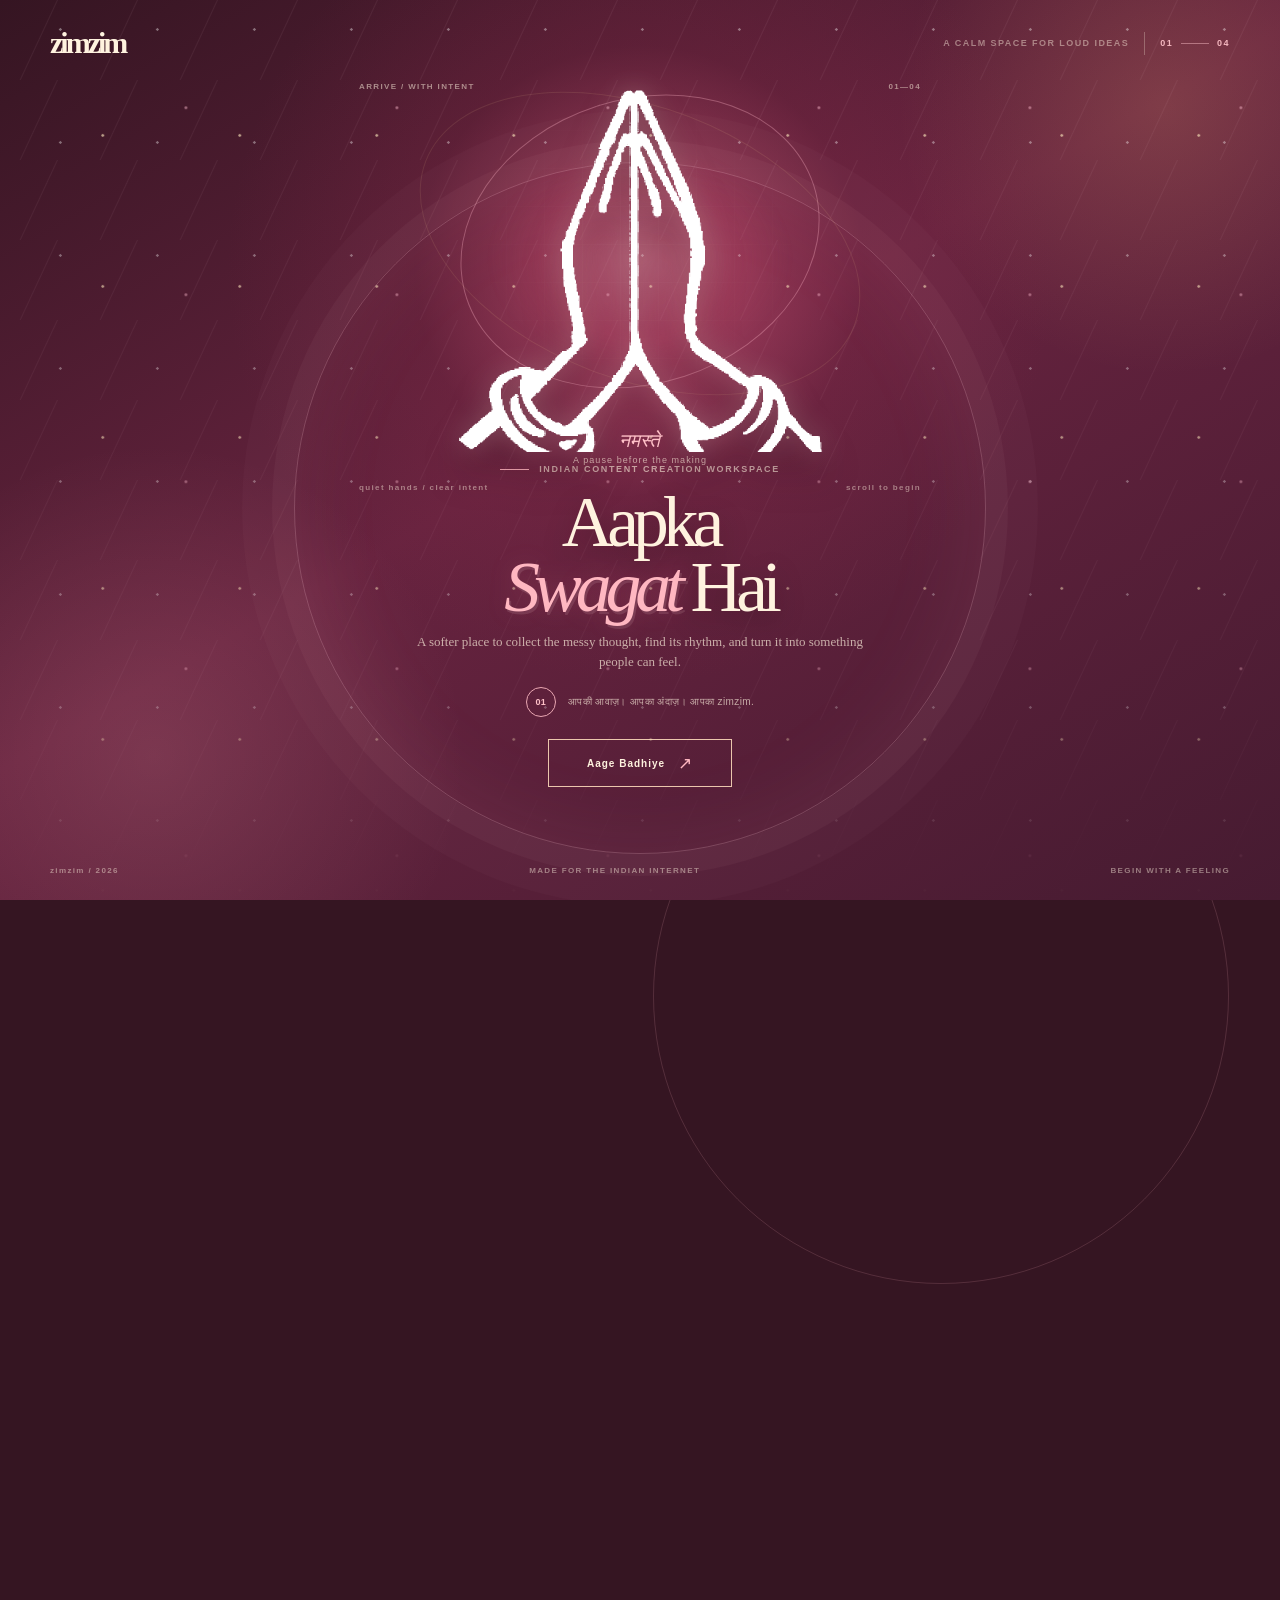
<file: index.html>
<!doctype html>
<html lang="en">
<head>
  <meta charset="utf-8">
  <meta name="viewport" content="width=device-width, initial-scale=1">
  <meta name="theme-color" content="#351522">
  <meta name="description" content="zimzim is a calm Indian content creation workspace for your next story.">
  <title>zimzim — Aapka Swagat Hai</title>
  <link rel="stylesheet" href="styles.css">
  <link rel="stylesheet" href="animations.css">
</head>
<body class="page-welcome" data-page="welcome">
  <a class="skip-link" href="#welcome-content">Skip to content</a>
  <div class="route-wash" aria-hidden="true"></div>
  <div class="welcome-orbit orbit-a" aria-hidden="true"></div>
  <div class="welcome-orbit orbit-b" aria-hidden="true"></div>

  <div class="welcome-shell">
    <header class="minimal-header page-pad">
      <a class="wordmark" href="index.html" aria-label="zimzim home">zimzim</a>
      <div class="header-right">
        <span class="header-caption">A CALM SPACE FOR LOUD IDEAS</span>
        <span class="header-divider" aria-hidden="true"></span>
        <span class="step-count">01 <i></i> 04</span>
      </div>
    </header>

    <main id="welcome-content" class="welcome-main page-pad">
      <section class="welcome-copy reveal-up">
        <p class="eyebrow"><span></span> Indian content creation workspace</p>
        <h1>Aapka<br><em>Swagat</em> Hai</h1>
        <p class="welcome-lede">A softer place to collect the messy thought, find its rhythm, and turn it into something people can feel.</p>
        <div class="welcome-details">
          <span class="detail-number">01</span>
          <span>आपकी आवाज़। आपका अंदाज़। आपका zimzim.</span>
        </div>
        <a class="button button-outline welcome-cta page-link" href="vibe-selection.html" data-transition>Aage Badhiye <span>↗</span></a>
      </section>

      <section class="gesture-wrap reveal-fade" aria-label="Hand-drawn namaste illustration">
        <div class="gesture-card">
          <div class="gesture-topline"><span>ARRIVE / WITH INTENT</span><span>01—04</span></div>
          <div class="gesture-grid" aria-hidden="true"></div>
          <div class="gesture-ring ring-one" aria-hidden="true"></div>
          <div class="gesture-ring ring-two" aria-hidden="true"></div>
          <img class="gesture-image" src="assets/namaste-reference.png" alt="Hand-drawn namaste gesture" />
          <div class="gesture-caption"><span>नमस्ते</span><small>A pause before the making</small></div>
          <div class="gesture-footer"><span>quiet hands / clear intent</span><span>scroll to begin</span></div>
        </div>
      </section>
    </main>

    <footer class="welcome-footer page-pad"><span>zimzim / 2026</span><span>MADE FOR THE INDIAN INTERNET</span><span>BEGIN WITH A FEELING</span></footer>
  </div>
  <script src="script.js" defer></script>
</body>
</html>
</file>
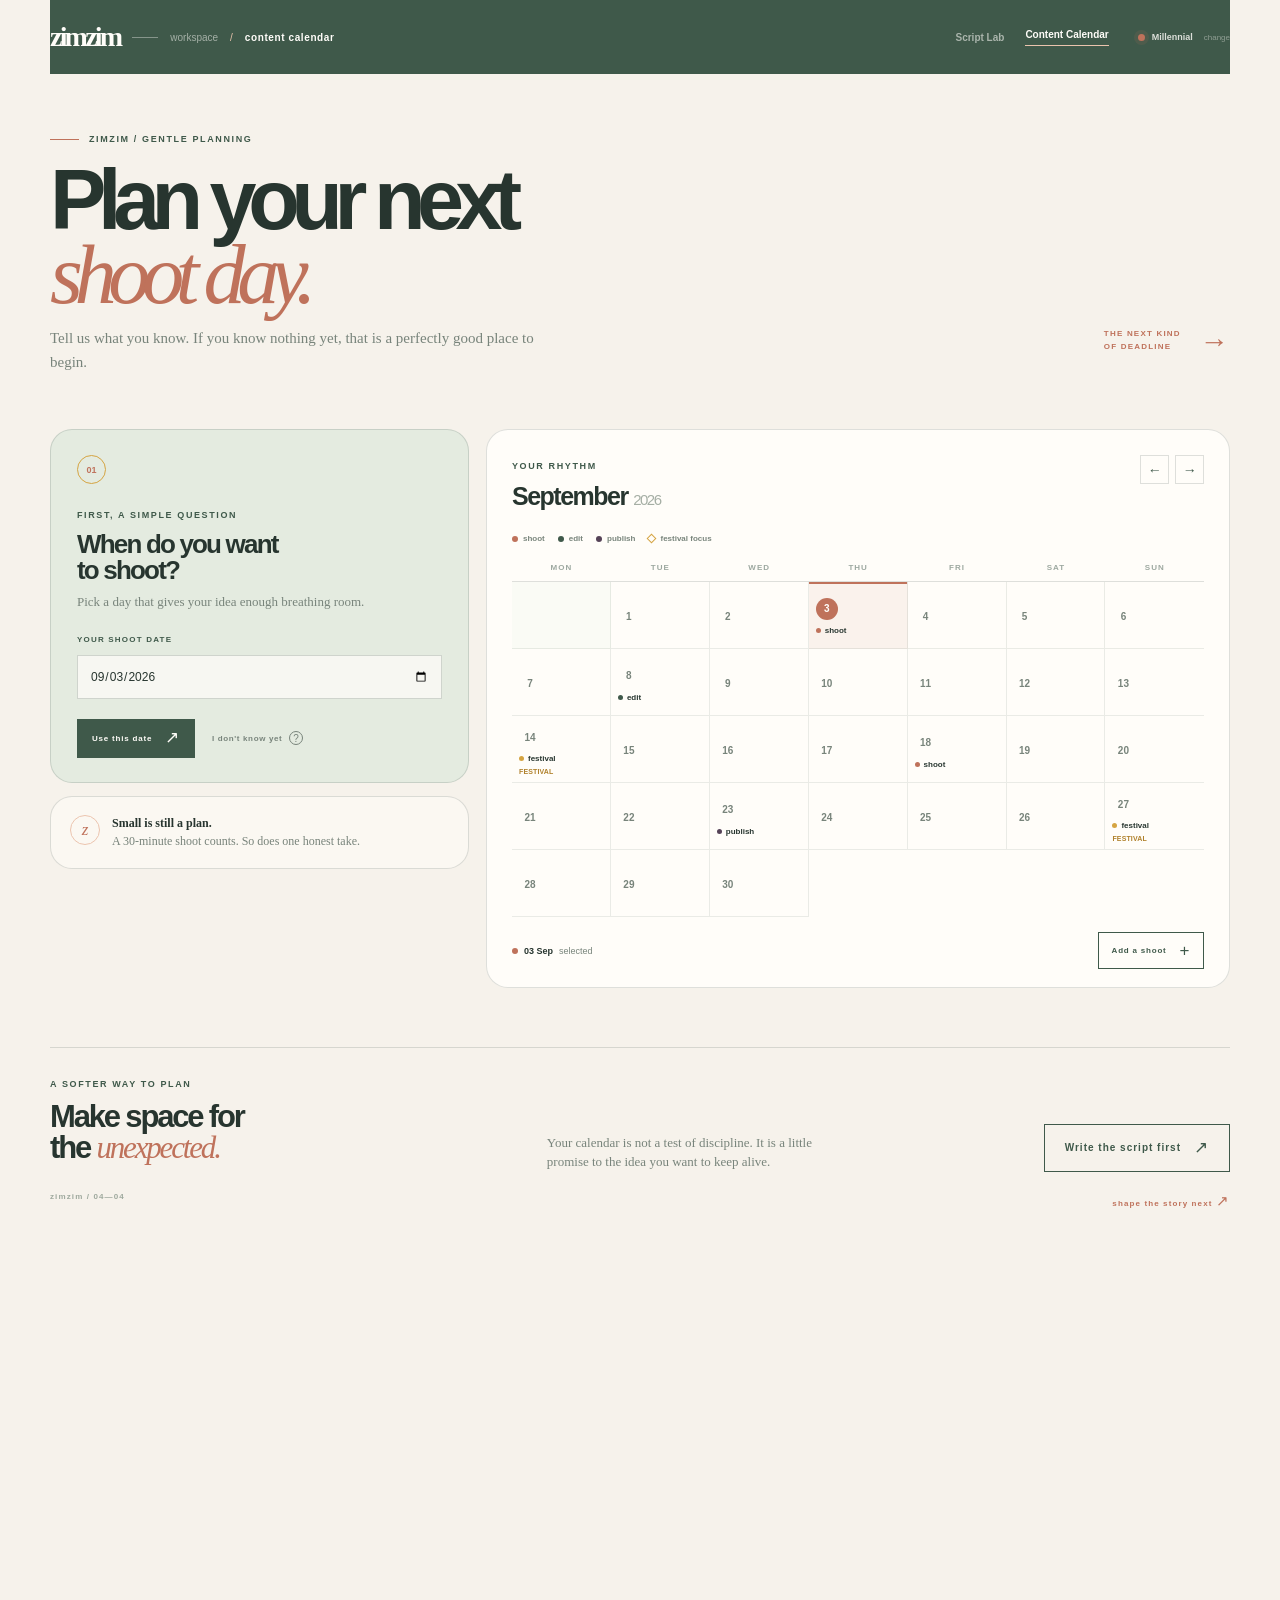
<file: content-calendar.html>
<!doctype html>
<html lang="en">
<head>
  <meta charset="utf-8">
  <meta name="viewport" content="width=device-width, initial-scale=1">
  <meta name="theme-color" content="#f6f2eb">
  <meta name="description" content="A gentle content calendar that helps you choose what to shoot next.">
  <title>zimzim — Content Calendar</title>
  <link rel="stylesheet" href="styles.css">
  <link rel="stylesheet" href="animations.css">
</head>
<body class="page-calendar" data-page="calendar">
  <a class="skip-link" href="#calendar-content">Skip to content</a>
  <div class="route-wash" aria-hidden="true"></div>
  <div class="studio-shell">
    <header class="studio-topbar page-pad"><div class="topbar-left"><a class="wordmark" href="index.html" aria-label="zimzim home">zimzim</a><span class="crumb-line"></span><a href="content-studio.html" class="topbar-crumb page-link" data-transition>workspace</a><span class="crumb-slash">/</span><strong>content calendar</strong></div><nav class="topbar-nav" aria-label="Studio navigation"><a href="script-studio.html" class="page-link" data-transition>Script Lab</a><a class="is-current" href="content-calendar.html">Content Calendar</a><button class="vibe-chip" type="button" data-change-vibe><i></i><span data-vibe-name>Millennial</span><b>change</b></button></nav></header>

    <main id="calendar-content" class="calendar-main page-pad">
      <section class="calendar-heading reveal-up"><div><p class="eyebrow"><span></span> zimzim / gentle planning</p><h1>Plan your next<br><em>shoot day.</em></h1><p>Tell us what you know. If you know nothing yet, that is a perfectly good place to begin.</p></div><div class="calendar-note"><span>THE NEXT KIND<br>OF DEADLINE</span><b>→</b></div></section>

      <section class="planning-layout">
        <div class="planning-column reveal-fade">
          <div class="question-card">
            <div class="question-number">01</div><span class="small-label">FIRST, A SIMPLE QUESTION</span><h2>When do you want<br>to shoot?</h2><p>Pick a day that gives your idea enough breathing room.</p>
            <label class="field-label" for="shoot-date">Your shoot date</label><input class="date-input" id="shoot-date" type="date" value="2026-09-03">
            <div class="question-actions"><button class="button button-solid" type="button" data-confirm-date>Use this date <span>↗</span></button><button class="text-button" type="button" data-need-help>I don't know yet <span>?</span></button></div>
          </div>
          <div class="helper-card" id="calendar-helper" aria-hidden="true">
            <div class="helper-heading"><span class="small-label">NO PRESSURE</span><button type="button" class="close-helper" data-close-help aria-label="Close date helper">×</button></div><h2>Let's find a gentle date.</h2><p>Answer what you can. We will suggest a starting point, not a rule.</p>
            <label class="field-label">How often can you create?</label><div class="choice-row helper-choice" data-helper-field="pace"><button type="button" class="choice is-selected" data-value="weekly">Every week</button><button type="button" class="choice" data-value="fortnightly">Every 2 weeks</button><button type="button" class="choice" data-value="monthly">Once a month</button></div>
            <label class="field-label">Which days feel easiest?</label><div class="choice-row helper-choice" data-helper-field="day"><button type="button" class="choice is-selected" data-value="weekend">Weekend</button><button type="button" class="choice" data-value="weekday">Weekday</button><button type="button" class="choice" data-value="any">Any day</button></div>
            <button type="button" class="button button-terracotta" data-suggest-date>Suggest a date <span>↗</span></button><p class="suggestion-result" id="suggestion-result"></p>
          </div>
          <div class="planning-tip"><span class="tip-mark">z</span><p><strong>Small is still a plan.</strong><br>A 30-minute shoot counts. So does one honest take.</p></div>
        </div>

        <section class="calendar-card reveal-fade">
          <div class="calendar-card-top"><div><span class="small-label">YOUR RHYTHM</span><h2 id="calendar-title">September <span>2026</span></h2></div><div class="month-actions"><button type="button" class="circle-button" data-month-prev aria-label="Previous month">←</button><button type="button" class="circle-button" data-month-next aria-label="Next month">→</button></div></div>
          <div class="calendar-key"><span><i class="key-dot dot-shoot"></i>shoot</span><span><i class="key-dot dot-edit"></i>edit</span><span><i class="key-dot dot-publish"></i>publish</span><span><i class="festival-mark"></i>festival focus</span></div>
          <div class="calendar-week-labels" aria-hidden="true"><span>MON</span><span>TUE</span><span>WED</span><span>THU</span><span>FRI</span><span>SAT</span><span>SUN</span></div>
          <div class="calendar-grid" id="calendar-grid" aria-label="Content calendar"></div>
          <div class="calendar-card-bottom"><span><i class="selected-key"></i><b id="calendar-selected-label">03 Sep</b> selected</span><button class="button button-outline small-button" type="button" data-add-shoot>Add a shoot <span>+</span></button></div>
        </section>
      </section>

      <section class="calendar-bottom reveal-up"><div><span class="small-label">A SOFTER WAY TO PLAN</span><h2>Make space for<br>the <em>unexpected.</em></h2></div><p>Your calendar is not a test of discipline. It is a little promise to the idea you want to keep alive.</p><a class="button button-outline" href="script-studio.html" data-transition>Write the script first <span>↗</span></a></section>
      <footer class="studio-footer"><span>zimzim / 04—04</span><a href="script-studio.html" class="page-link" data-transition>shape the story next <b>↗</b></a></footer>
    </main>
  </div>
  <div class="toast" role="status" aria-live="polite" aria-atomic="true"><span class="toast-mark">z</span><span class="toast-message">Saved</span></div>
  <script src="script.js" defer></script>
</body>
</html>
</file>
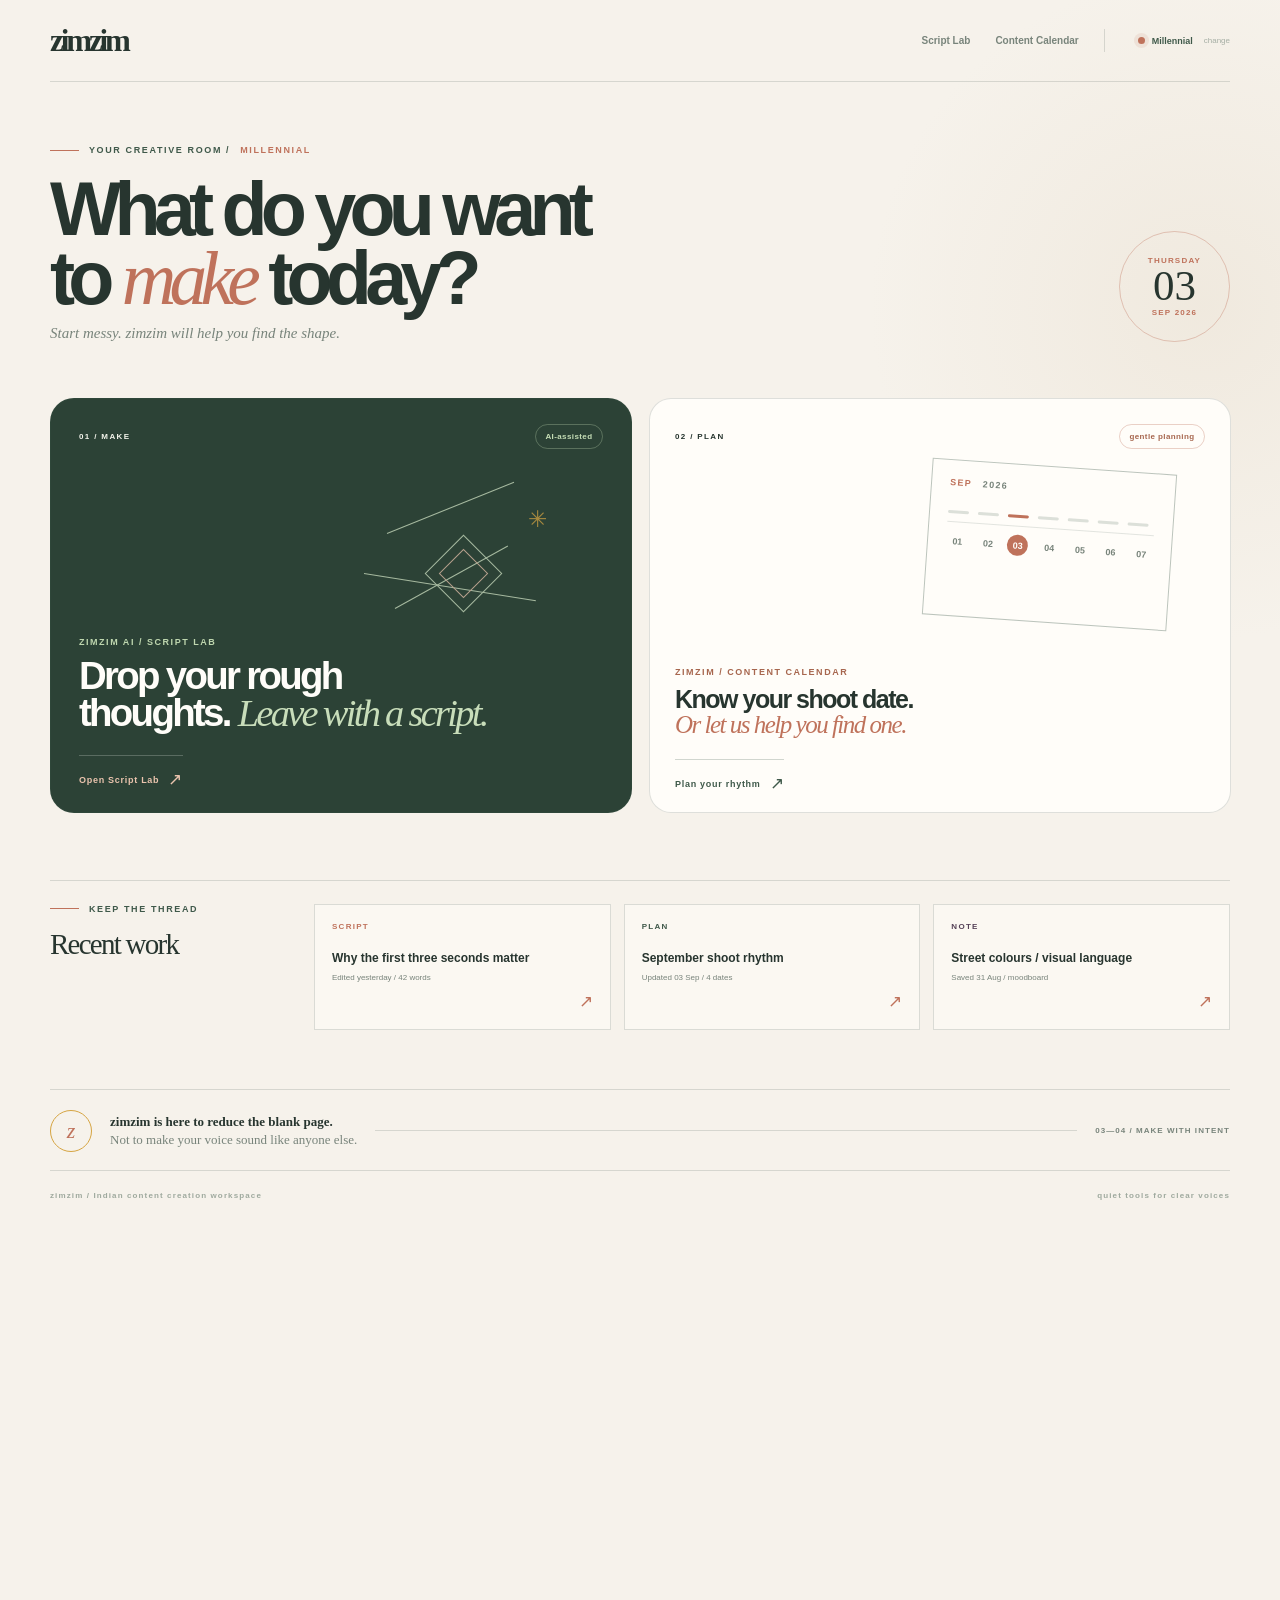
<file: content-studio.html>
<!doctype html>
<html lang="en">
<head>
  <meta charset="utf-8">
  <meta name="viewport" content="width=device-width, initial-scale=1">
  <meta name="theme-color" content="#f6f2eb">
  <meta name="description" content="Your calm zimzim workspace for scripts, shoot planning and content ideas.">
  <title>zimzim — Your Workspace</title>
  <link rel="stylesheet" href="styles.css">
  <link rel="stylesheet" href="animations.css">
</head>
<body class="page-workspace" data-page="workspace">
  <a class="skip-link" href="#workspace-content">Skip to content</a>
  <div class="route-wash" aria-hidden="true"></div>
  <div class="workspace-shell">
    <header class="workspace-header page-pad">
      <a class="wordmark" href="index.html" aria-label="zimzim home">zimzim</a>
      <nav class="workspace-nav" aria-label="Workspace navigation">
        <a href="script-studio.html" class="page-link" data-transition>Script Lab</a>
        <a href="content-calendar.html" class="page-link" data-transition>Content Calendar</a>
        <span class="nav-divider" aria-hidden="true"></span>
        <button type="button" class="vibe-chip" data-change-vibe><i></i><span data-vibe-name>Millennial</span><b>change</b></button>
      </nav>
    </header>

    <main id="workspace-content" class="workspace-main page-pad">
      <section class="workspace-welcome reveal-up">
        <div>
          <p class="eyebrow"><span></span> Your creative room / <b data-vibe-name>Millennial</b></p>
          <h1>What do you want<br>to <em>make</em> today?</h1>
          <p>Start messy. zimzim will help you find the shape.</p>
        </div>
        <div class="workspace-date"><span>THURSDAY</span><strong>03</strong><span>SEP 2026</span></div>
      </section>

      <section class="workspace-choices" aria-label="Choose a workspace">
        <a class="workspace-card script-card reveal-fade" href="script-studio.html" data-transition>
          <div class="workspace-card-top"><span class="card-index">01 / MAKE</span><span class="soft-pill">AI-assisted</span></div>
          <div class="workspace-card-art script-art" aria-hidden="true"><span class="art-line line-a"></span><span class="art-line line-b"></span><span class="art-line line-c"></span><span class="art-diamond"></span><span class="art-spark">✳</span></div>
          <div class="workspace-card-copy"><p>zimzim AI / Script Lab</p><h2>Drop your rough<br>thoughts. <em>Leave with a script.</em></h2><span class="card-link">Open Script Lab <b>↗</b></span></div>
        </a>
        <a class="workspace-card calendar-card reveal-fade" href="content-calendar.html" data-transition>
          <div class="workspace-card-top"><span class="card-index">02 / PLAN</span><span class="soft-pill">gentle planning</span></div>
          <div class="calendar-art" aria-hidden="true"><span class="calendar-month">SEP <b>2026</b></span><span class="calendar-week"><i></i><i></i><i class="active"></i><i></i><i></i><i></i><i></i></span><span class="calendar-days"><b>01</b><b>02</b><b class="today">03</b><b>04</b><b>05</b><b>06</b><b>07</b></span></div>
          <div class="workspace-card-copy"><p>zimzim / Content Calendar</p><h2>Know your shoot date.<br><em>Or let us help you find one.</em></h2><span class="card-link">Plan your rhythm <b>↗</b></span></div>
        </a>
      </section>

      <section class="workspace-lower reveal-up">
        <div class="lower-heading"><p class="eyebrow"><span></span> Keep the thread</p><h2>Recent work</h2></div>
        <div class="recent-list">
          <a href="script-studio.html" class="recent-item page-link" data-transition><span class="recent-type type-script">SCRIPT</span><span><strong>Why the first three seconds matter</strong><small>Edited yesterday / 42 words</small></span><b>↗</b></a>
          <a href="content-calendar.html" class="recent-item page-link" data-transition><span class="recent-type type-calendar">PLAN</span><span><strong>September shoot rhythm</strong><small>Updated 03 Sep / 4 dates</small></span><b>↗</b></a>
          <a href="script-studio.html" class="recent-item page-link" data-transition><span class="recent-type type-note">NOTE</span><span><strong>Street colours / visual language</strong><small>Saved 31 Aug / moodboard</small></span><b>↗</b></a>
        </div>
      </section>

      <section class="workspace-note"><span class="note-mark">z</span><p><strong>zimzim is here to reduce the blank page.</strong><br>Not to make your voice sound like anyone else.</p><span class="note-line"></span><span class="note-caption">03—04 / MAKE WITH INTENT</span></section>
      <footer class="workspace-footer"><span>zimzim / Indian content creation workspace</span><span>quiet tools for clear voices</span></footer>
    </main>
  </div>
  <div class="toast" role="status" aria-live="polite" aria-atomic="true"><span class="toast-mark">z</span><span class="toast-message">Saved</span></div>
  <script src="script.js" defer></script>
</body>
</html>
</file>
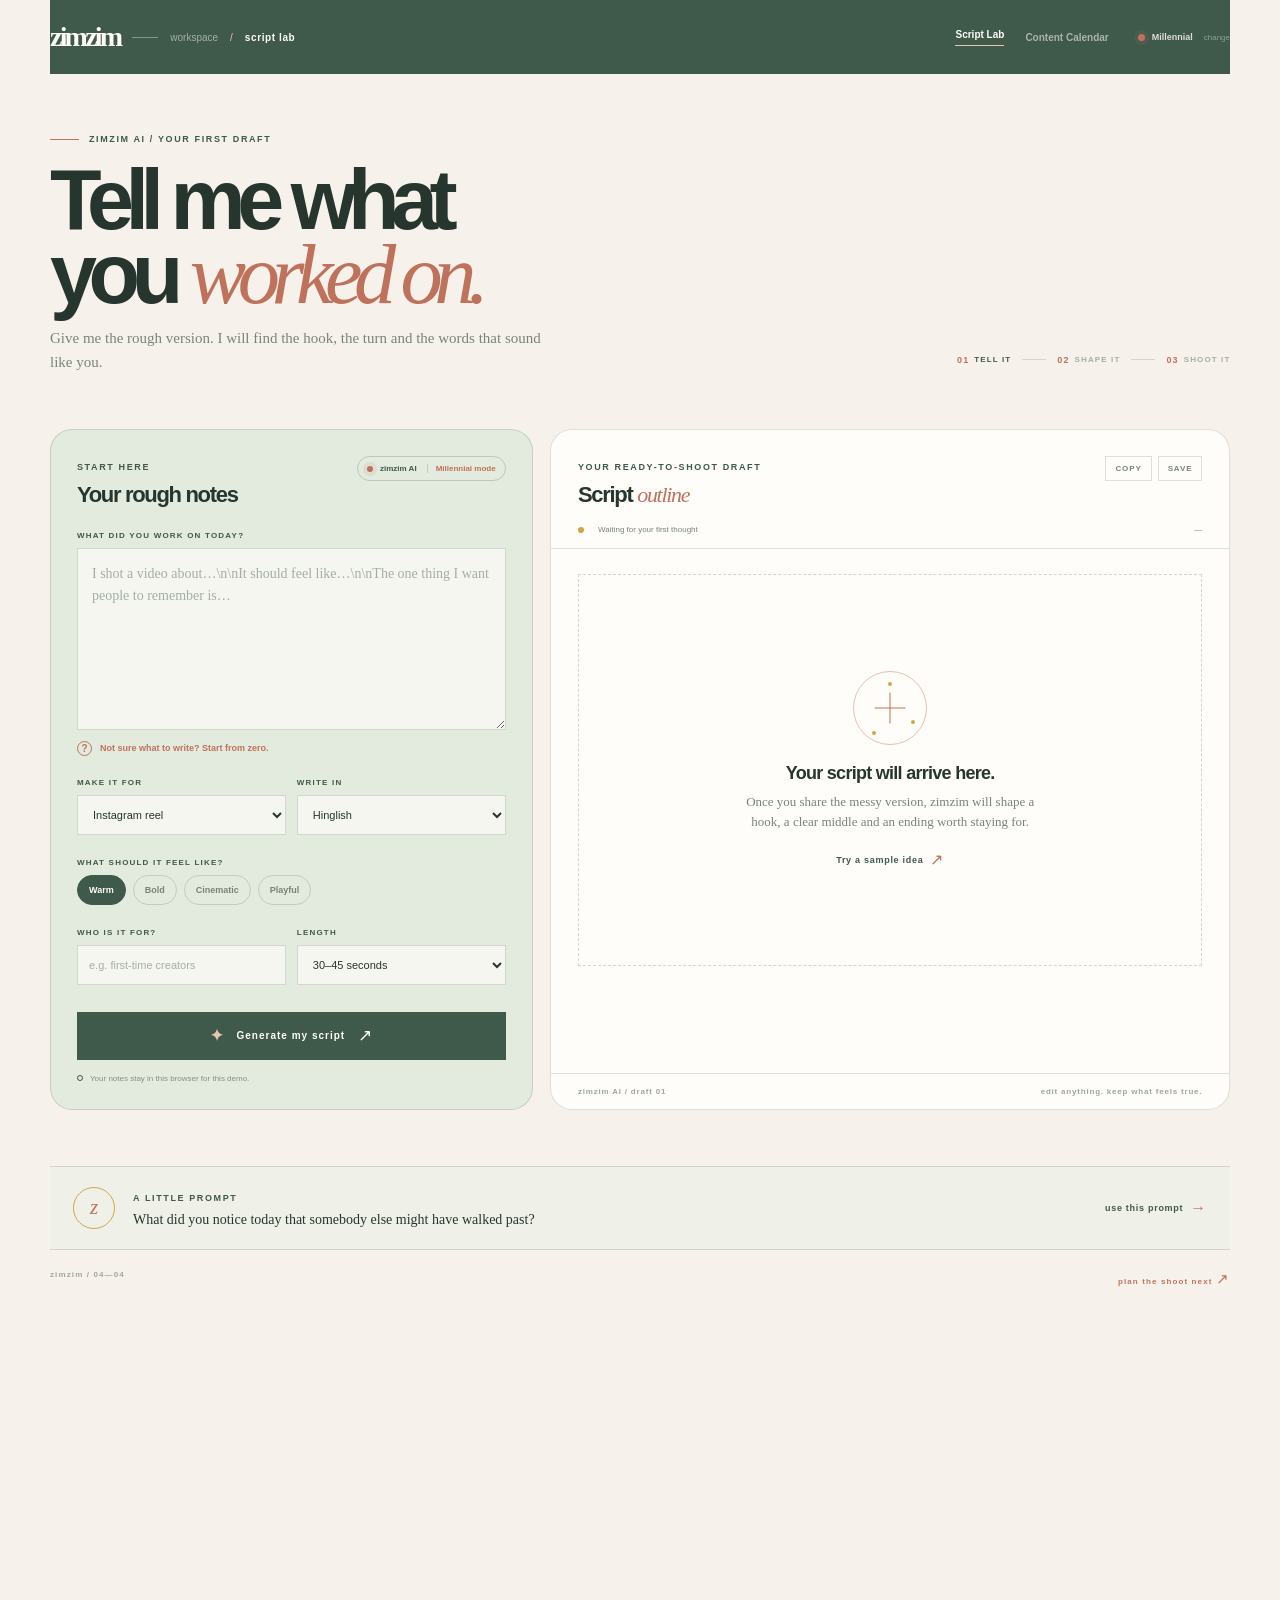
<file: script-studio.html>
<!doctype html>
<html lang="en">
<head>
  <meta charset="utf-8">
  <meta name="viewport" content="width=device-width, initial-scale=1">
  <meta name="theme-color" content="#f6f2eb">
  <meta name="description" content="zimzim AI Script Lab turns rough notes into a ready-to-shoot script.">
  <title>zimzim — AI Script Lab</title>
  <link rel="stylesheet" href="styles.css">
  <link rel="stylesheet" href="animations.css">
</head>
<body class="page-script" data-page="script">
  <a class="skip-link" href="#script-content">Skip to content</a>
  <div class="route-wash" aria-hidden="true"></div>
  <div class="studio-shell">
    <header class="studio-topbar page-pad">
      <div class="topbar-left"><a class="wordmark" href="index.html" aria-label="zimzim home">zimzim</a><span class="crumb-line"></span><a href="content-studio.html" class="topbar-crumb page-link" data-transition>workspace</a><span class="crumb-slash">/</span><strong>script lab</strong></div>
      <nav class="topbar-nav" aria-label="Studio navigation"><a class="is-current" href="script-studio.html">Script Lab</a><a href="content-calendar.html" class="page-link" data-transition>Content Calendar</a><button class="vibe-chip" type="button" data-change-vibe><i></i><span data-vibe-name>Millennial</span><b>change</b></button></nav>
    </header>

    <main id="script-content" class="script-main page-pad">
      <section class="script-heading reveal-up"><div><p class="eyebrow"><span></span> zimzim AI / your first draft</p><h1>Tell me what<br>you <em>worked on.</em></h1><p>Give me the rough version. I will find the hook, the turn and the words that sound like you.</p></div><div class="lab-steps"><span class="is-active"><b>01</b> tell it</span><i></i><span><b>02</b> shape it</span><i></i><span><b>03</b> shoot it</span></div></section>

      <section class="script-lab-layout">
        <form class="brief-card reveal-fade" id="script-form">
          <div class="brief-card-heading"><div><span class="small-label">START HERE</span><h2>Your rough notes</h2></div><span class="ai-badge"><i></i> zimzim AI <b data-vibe-mode>Millennial mode</b></span></div>
          <label class="field-label" for="raw-notes">What did you work on today?</label>
          <textarea id="raw-notes" name="notes" rows="7" placeholder="I shot a video about…\n\nIt should feel like…\n\nThe one thing I want people to remember is…"></textarea>
          <button class="help-link" type="button" data-not-sure><span>?</span> Not sure what to write? Start from zero.</button>
          <div class="field-grid">
            <div class="field-group"><label class="field-label" for="content-format">Make it for</label><select id="content-format" name="format"><option value="reel">Instagram reel</option><option value="carousel">Carousel</option><option value="youtube">YouTube short</option><option value="caption">Caption</option></select></div>
            <div class="field-group"><label class="field-label" for="content-language">Write in</label><select id="content-language" name="language"><option value="hinglish">Hinglish</option><option value="hindi">Hindi</option><option value="english">English</option></select></div>
          </div>
          <div class="field-group"><span class="field-label">What should it feel like?</span><div class="choice-row" role="group" aria-label="Choose a tone"><button type="button" class="choice is-selected" data-tone="warm">Warm</button><button type="button" class="choice" data-tone="bold">Bold</button><button type="button" class="choice" data-tone="cinematic">Cinematic</button><button type="button" class="choice" data-tone="playful">Playful</button></div></div>
          <div class="field-grid last-grid"><div class="field-group"><label class="field-label" for="audience">Who is it for?</label><input id="audience" name="audience" type="text" placeholder="e.g. first-time creators"></div><div class="field-group"><label class="field-label" for="duration">Length</label><select id="duration" name="duration"><option value="short">30–45 seconds</option><option value="medium">60 seconds</option><option value="long">90 seconds</option></select></div></div>
          <button class="button button-solid generate-button" type="submit"><span class="button-spark">✦</span> Generate my script <span>↗</span></button>
          <p class="privacy-note"><span></span> Your notes stay in this browser for this demo.</p>
        </form>

        <section class="output-card reveal-fade" aria-live="polite">
          <div class="output-top"><div><span class="small-label">YOUR READY-TO-SHOOT DRAFT</span><h2>Script <span id="output-format">outline</span></h2></div><div class="output-actions"><button type="button" class="icon-text-button" data-copy-output aria-label="Copy generated script">copy</button><button type="button" class="icon-text-button" data-save-output aria-label="Save generated script">save</button></div></div>
          <div class="output-meta"><span class="status-dot"></span><span id="output-status">Waiting for your first thought</span><span class="meta-spacer"></span><span id="output-time">—</span></div>
          <div class="output-body" id="script-output">
            <div class="output-empty"><div class="empty-circle"><span></span><span></span><span></span></div><h3>Your script will arrive here.</h3><p>Once you share the messy version, zimzim will shape a hook, a clear middle and an ending worth staying for.</p><button type="button" class="text-button" data-use-sample>Try a sample idea <span>↗</span></button></div>
          </div>
          <div class="output-foot"><span>zimzim AI / draft 01</span><span>edit anything. keep what feels true.</span></div>
        </section>
      </section>

      <section class="prompt-strip reveal-up"><div class="prompt-symbol">z</div><div><span class="small-label">A LITTLE PROMPT</span><p>What did you notice today that somebody else might have walked past?</p></div><button type="button" class="text-button" data-not-sure>use this prompt <span>→</span></button></section>
      <footer class="studio-footer"><span>zimzim / 04—04</span><a href="content-calendar.html" class="page-link" data-transition>plan the shoot next <b>↗</b></a></footer>
    </main>
  </div>
  <div class="toast" role="status" aria-live="polite" aria-atomic="true"><span class="toast-mark">z</span><span class="toast-message">Saved</span></div>
  <script src="script.js" defer></script>
</body>
</html>
</file>
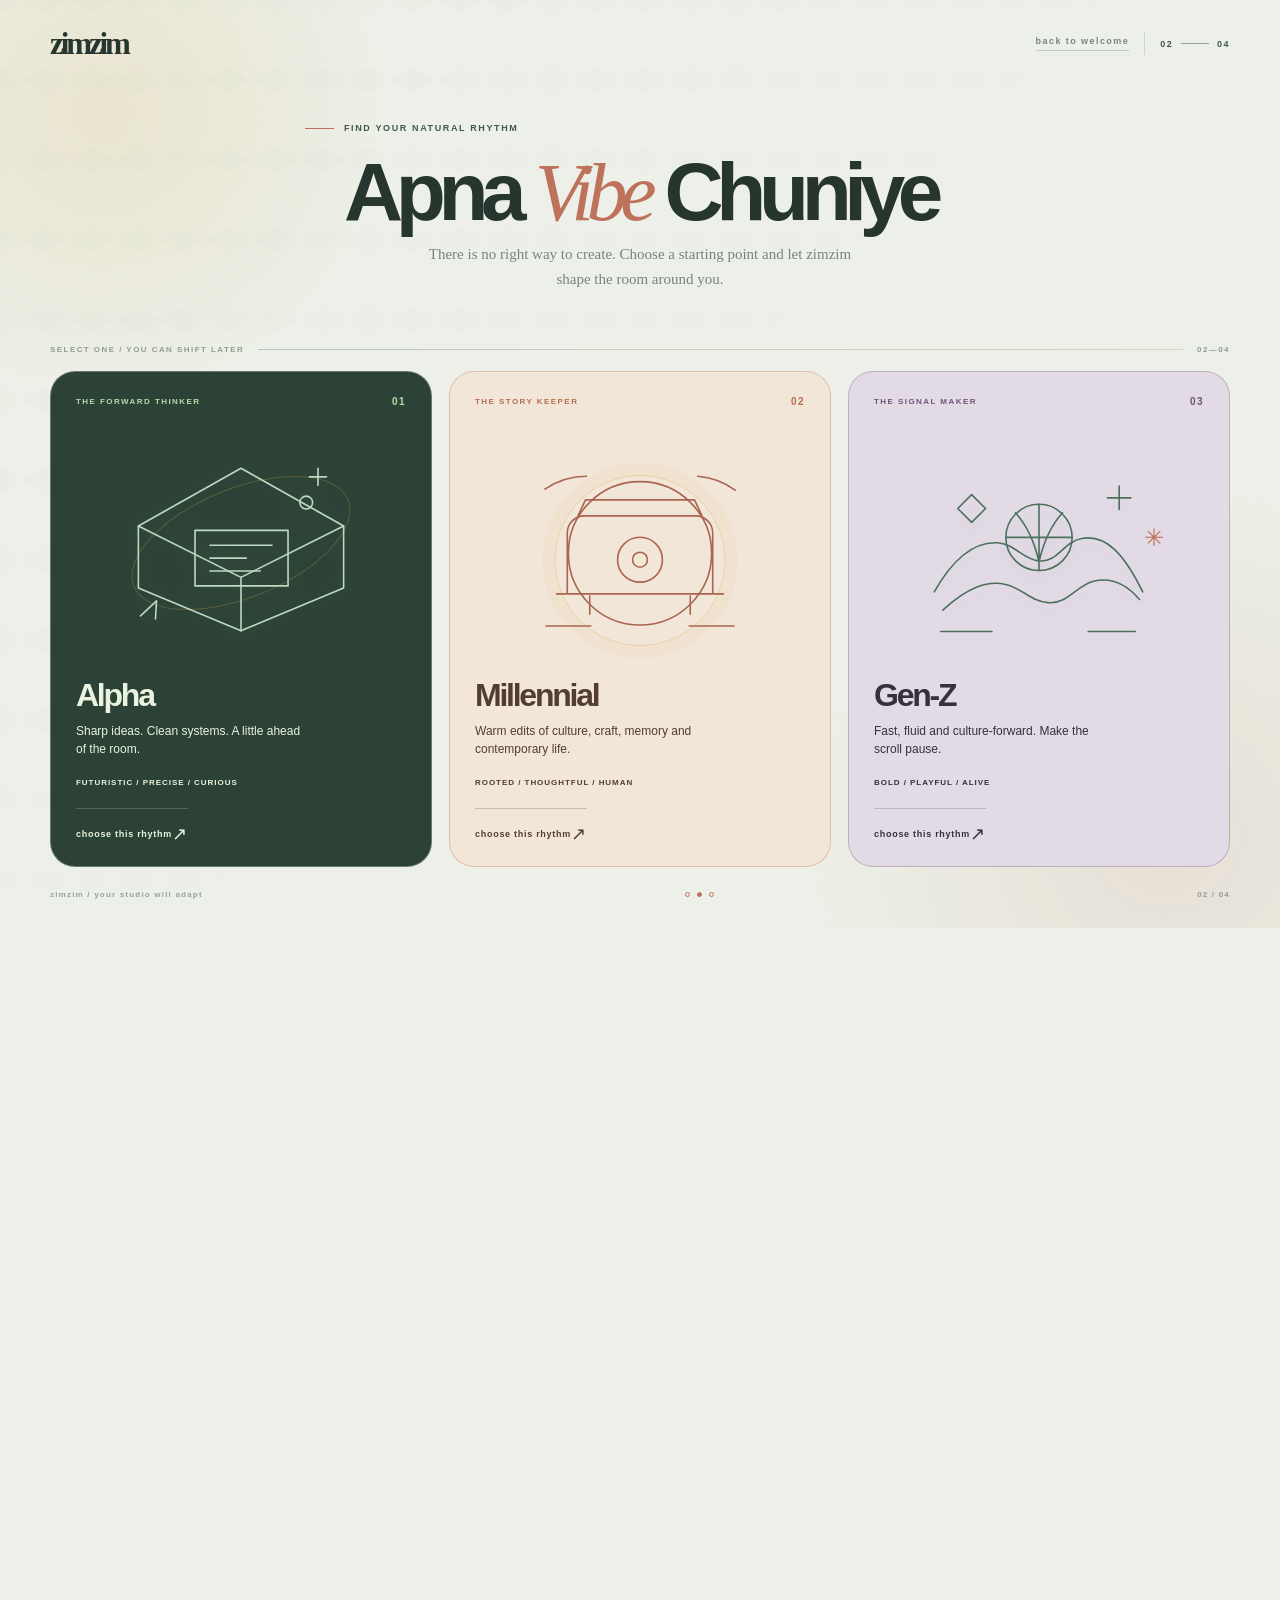
<file: vibe-selection.html>
<!doctype html>
<html lang="en">
<head>
  <meta charset="utf-8">
  <meta name="viewport" content="width=device-width, initial-scale=1">
  <meta name="theme-color" content="#eef0e9">
  <meta name="description" content="Choose the creative rhythm that feels like you on zimzim.">
  <title>zimzim — Apna Vibe Chuniye</title>
  <link rel="stylesheet" href="styles.css">
  <link rel="stylesheet" href="animations.css">
</head>
<body class="page-vibes" data-page="vibes">
  <a class="skip-link" href="#vibe-content">Skip to content</a>
  <div class="route-wash" aria-hidden="true"></div>
  <div class="vibe-orb vibe-orb-one" aria-hidden="true"></div>
  <div class="vibe-orb vibe-orb-two" aria-hidden="true"></div>

  <div class="vibe-shell">
    <header class="minimal-header page-pad">
      <a class="wordmark" href="index.html" aria-label="zimzim home">zimzim</a>
      <div class="header-right">
        <a class="header-link page-link" href="index.html" data-transition>back to welcome</a>
        <span class="header-divider" aria-hidden="true"></span>
        <span class="step-count">02 <i></i> 04</span>
      </div>
    </header>

    <main id="vibe-content" class="vibe-main page-pad">
      <section class="vibe-intro reveal-up">
        <p class="eyebrow"><span></span> Find your natural rhythm</p>
        <h1>Apna <em>Vibe</em> Chuniye</h1>
        <p>There is no right way to create. Choose a starting point and let zimzim shape the room around you.</p>
      </section>

      <div class="vibe-rule"><span>SELECT ONE / YOU CAN SHIFT LATER</span><i></i><span>02—04</span></div>

      <section class="vibe-grid" aria-label="Choose a creative vibe">
        <button class="vibe-card vibe-alpha stagger-in" type="button" data-vibe="alpha" aria-label="Choose Alpha vibe">
          <span class="vibe-card-number">01</span>
          <span class="vibe-card-kicker">THE FORWARD THINKER</span>
          <span class="vibe-art art-alpha" aria-hidden="true">
            <svg viewBox="0 0 260 190"><path d="M130 19 226 73v58l-96 40-96-40V73z"/><path d="m34 73 96 48 96-48M130 121v50"/><path d="M87 77h87v52H87zM101 91h58M101 103h34M101 115h47"/><circle cx="191" cy="51" r="6"/><path d="M202 35v-16M194 27h16M51 143l-15 14M51 143l-1 17"/></svg>
          </span>
          <span class="vibe-card-body"><strong>Alpha</strong><span>Sharp ideas. Clean systems. A little ahead of the room.</span><small>futuristic / precise / curious</small></span>
          <span class="vibe-card-action">choose this rhythm <b>↗</b></span>
        </button>

        <button class="vibe-card vibe-millennial stagger-in" type="button" data-vibe="millennial" aria-label="Choose Millennial vibe">
          <span class="vibe-card-number">02</span>
          <span class="vibe-card-kicker">THE STORY KEEPER</span>
          <span class="vibe-art art-millennial" aria-hidden="true">
            <svg viewBox="0 0 260 190"><circle cx="130" cy="91" r="67"/><path d="M62 129V72c0-9 7-16 16-16h104c9 0 16 7 16 16v57M52 129h156M72 56l7-15h102l7 15M83 131v17M177 131v17"/><circle cx="130" cy="97" r="21"/><circle cx="130" cy="97" r="7"/><path d="M41 31c12-8 25-12 39-12M219 32c-11-8-22-12-35-13M42 159h42M176 159h42"/></svg>
          </span>
          <span class="vibe-card-body"><strong>Millennial</strong><span>Warm edits of culture, craft, memory and contemporary life.</span><small>rooted / thoughtful / human</small></span>
          <span class="vibe-card-action">choose this rhythm <b>↗</b></span>
        </button>

        <button class="vibe-card vibe-genz stagger-in" type="button" data-vibe="genz" aria-label="Choose Gen-Z vibe">
          <span class="vibe-card-number">03</span>
          <span class="vibe-card-kicker">THE SIGNAL MAKER</span>
          <span class="vibe-art art-genz" aria-hidden="true">
            <svg viewBox="0 0 260 190"><path d="M32 129c18-32 38-47 59-46 16 1 25 16 39 17 17 2 23-18 40-21 23-4 40 15 57 50"/><path d="M40 146c23-21 41-28 59-24 16 4 24 16 39 17 18 2 27-16 43-20 16-4 31 3 43 17"/><circle cx="130" cy="78" r="31"/><path d="M130 47v62M99 78h62M108 55c10 11 17 24 22 46M152 55c-10 11-17 24-22 46"/><path d="M54 51 67 38l13 13-13 13zM194 41h22M205 30v22M38 166h48M176 166h44"/></svg>
          </span>
          <span class="vibe-card-body"><strong>Gen-Z</strong><span>Fast, fluid and culture-forward. Make the scroll pause.</span><small>bold / playful / alive</small></span>
          <span class="vibe-card-action">choose this rhythm <b>↗</b></span>
        </button>
      </section>

      <footer class="vibe-footer"><span>zimzim / your studio will adapt</span><span><i></i><i></i><i></i></span><span>02 / 04</span></footer>
    </main>
  </div>
  <script src="script.js" defer></script>
</body>
</html>
</file>
<file: styles.css>
/* zimzim / calm visual system */
:root {
  --cream: #f6f2eb;
  --paper: #fffdf9;
  --sand: #e8dece;
  --ink: #27352f;
  --muted: #78847b;
  --muted-light: #a5aea4;
  --sage: #cfdacb;
  --sage-soft: #e7eee4;
  --deep-sage: #3f594a;
  --deep-sage-2: #2c4236;
  --terracotta: #bf725b;
  --terracotta-soft: #ebc4ae;
  --marigold: #d5a442;
  --lilac: #ded5e5;
  --plum: #554257;
  --line: rgba(39, 53, 47, .15);
  --line-light: rgba(255, 253, 249, .24);
  --shadow: 0 25px 60px rgba(56, 61, 50, .11);
  --shadow-soft: 0 12px 34px rgba(56, 61, 50, .08);
  --ease: cubic-bezier(.22, .8, .2, 1);
  --ease-soft: cubic-bezier(.34, 1.15, .64, 1);
}

* { box-sizing: border-box; }
html { scroll-behavior: smooth; }
body { min-width: 320px; margin: 0; color: var(--ink); background: var(--cream); font-family: Inter, ui-sans-serif, -apple-system, BlinkMacSystemFont, "Segoe UI", sans-serif; }
button, input, textarea, select { font: inherit; }
button, a { -webkit-tap-highlight-color: transparent; }
button { cursor: pointer; }
a { color: inherit; text-decoration: none; }
::selection { color: var(--ink); background: var(--terracotta-soft); }

.page-pad { width: min(1180px, calc(100% - 72px)); margin-inline: auto; }
.skip-link { position: fixed; z-index: 100; top: 12px; left: 16px; padding: 10px 14px; color: var(--paper); background: var(--deep-sage); transform: translateY(-150%); transition: transform .25s var(--ease); }
.skip-link:focus { transform: translateY(0); }
.sr-only { position: absolute !important; width: 1px; height: 1px; padding: 0; margin: -1px; overflow: hidden; clip: rect(0,0,0,0); white-space: nowrap; border: 0; }

/* Shared header */
.minimal-header { position: relative; z-index: 5; display: flex; align-items: center; justify-content: space-between; padding-top: 28px; }
.wordmark { display: inline-block; color: var(--ink); font-family: Georgia, "Times New Roman", serif; font-size: 31px; font-weight: 600; letter-spacing: -.1em; line-height: 1; }
.wordmark:hover, .wordmark:focus-visible { color: var(--terracotta); }
.header-right { display: flex; align-items: center; gap: 15px; color: var(--muted); font-size: 9px; font-weight: 750; letter-spacing: .16em; }
.header-caption { opacity: .7; }
.header-divider, .nav-divider { display: block; width: 1px; height: 23px; background: var(--line); }
.step-count { display: inline-flex; align-items: center; gap: 8px; color: var(--deep-sage); }
.step-count i { display: block; width: 28px; height: 1px; background: currentColor; opacity: .5; }
.header-link { border-bottom: 1px solid rgba(63,89,74,.25); padding-bottom: 4px; transition: border .25s ease, color .25s ease; }
.header-link:hover, .header-link:focus-visible { color: var(--terracotta); border-color: var(--terracotta); }
.eyebrow, .small-label { margin: 0; color: var(--deep-sage); font-size: 9px; font-weight: 800; letter-spacing: .18em; text-transform: uppercase; }
.eyebrow { display: flex; align-items: center; gap: 10px; }
.eyebrow > span { display: inline-block; width: 29px; height: 1px; background: var(--terracotta); }
.button { display: inline-flex; align-items: center; justify-content: center; gap: 13px; min-height: 48px; padding: 0 20px; border: 1px solid transparent; font-size: 10px; font-weight: 800; letter-spacing: .1em; transition: color .28s ease, background .28s ease, border .28s ease, box-shadow .28s ease, transform .28s var(--ease); }
.button span:last-child { font-size: 17px; font-weight: 400; line-height: .8; }
.button-outline { border-color: var(--deep-sage); color: var(--deep-sage); background: transparent; }
.button-outline:hover, .button-outline:focus-visible { color: var(--paper); background: var(--deep-sage); box-shadow: 0 10px 24px rgba(63,89,74,.16); transform: translateY(-2px); }
.button-solid { color: var(--paper); background: var(--deep-sage); }
.button-solid:hover, .button-solid:focus-visible { background: var(--deep-sage-2); box-shadow: 0 10px 24px rgba(63,89,74,.2); transform: translateY(-2px); }
.button-terracotta { color: var(--paper); background: var(--terracotta); }
.button-terracotta:hover, .button-terracotta:focus-visible { background: #a95e49; box-shadow: 0 10px 24px rgba(191,114,91,.2); transform: translateY(-2px); }
.small-button { min-height: 37px; padding: 0 13px; font-size: 8px; }
.text-button { display: inline-flex; align-items: center; gap: 7px; padding: 0; border: 0; color: var(--deep-sage); background: transparent; font-size: 9px; font-weight: 800; letter-spacing: .08em; }
.text-button span { color: var(--terracotta); font-size: 16px; font-weight: 400; }
.text-button:hover, .text-button:focus-visible { color: var(--terracotta); }

/* Welcome / arrival */
.page-welcome { min-height: 100vh; overflow-x: hidden; background: var(--cream); }
.welcome-shell { position: relative; min-height: 100vh; overflow: hidden; isolation: isolate; }
.welcome-shell::before { content: ""; position: absolute; z-index: -3; inset: 0; opacity: .55; background: radial-gradient(circle at 72% 38%, rgba(232,222,206,.85), transparent 24%), radial-gradient(circle at 11% 91%, rgba(207,218,203,.55), transparent 28%), repeating-linear-gradient(45deg, transparent 0 26px, rgba(63,89,74,.035) 27px, transparent 28px 52px); }
.welcome-shell::after { content: ""; position: absolute; z-index: -4; right: -15vw; bottom: -25vw; width: 66vw; height: 66vw; border: 1px solid rgba(191,114,91,.2); border-radius: 50%; box-shadow: 0 0 0 25px rgba(191,114,91,.04), 0 0 0 50px rgba(191,114,91,.025); }
.welcome-main { display: grid; grid-template-columns: minmax(330px, .78fr) minmax(480px, 1.22fr); align-items: center; min-height: calc(100vh - 94px); padding-top: 55px; padding-bottom: 80px; }
.welcome-copy { padding: 0 0 15px clamp(0px, 5vw, 65px); }
.welcome-copy h1 { margin: 22px 0 24px; color: var(--ink); font-family: Georgia, "Times New Roman", serif; font-size: clamp(61px, 7.4vw, 105px); font-weight: 400; letter-spacing: -.08em; line-height: .86; }
.welcome-copy h1 em { display: inline-block; color: var(--terracotta); font-style: italic; text-shadow: 3px 4px 0 rgba(191,114,91,.09); }
.welcome-lede { max-width: 400px; margin: 0; color: var(--muted); font-family: Georgia, serif; font-size: 16px; line-height: 1.65; }
.welcome-details { display: flex; align-items: center; gap: 12px; margin-top: 34px; color: var(--deep-sage); font-size: 11px; letter-spacing: .04em; }
.detail-number { display: grid; width: 30px; height: 30px; place-items: center; border: 1px solid var(--marigold); border-radius: 50%; color: var(--marigold); font-size: 9px; font-weight: 800; }
.welcome-cta { margin-top: 38px; min-width: 184px; }
.gesture-wrap { min-height: 585px; display: grid; place-items: center; }
.gesture-card { position: relative; width: min(100%, 580px); min-height: 585px; overflow: hidden; border: 1px solid rgba(63,89,74,.18); border-radius: 28px; background: rgba(255,253,249,.53); box-shadow: var(--shadow); }
.gesture-topline, .gesture-footer { position: absolute; z-index: 3; right: 26px; left: 26px; display: flex; align-items: center; justify-content: space-between; color: rgba(63,89,74,.57); font-size: 8px; font-weight: 800; letter-spacing: .17em; }
.gesture-topline { top: 24px; }.gesture-footer { bottom: 21px; color: rgba(63,89,74,.49); }
.gesture-grid { position: absolute; inset: 11% 10%; opacity: .56; background-image: linear-gradient(rgba(63,89,74,.10) 1px, transparent 1px), linear-gradient(90deg, rgba(63,89,74,.10) 1px, transparent 1px); background-size: 38px 38px; mask-image: radial-gradient(circle at 50% 45%, #000 20%, transparent 72%); }
.gesture-ring { position: absolute; z-index: 0; border: 1px solid rgba(213,164,66,.28); border-radius: 50%; }
.ring-one { top: 14%; left: 17%; width: 66%; height: 64%; transform: rotate(-18deg); }.ring-two { top: 17%; left: 11%; width: 78%; height: 60%; transform: rotate(21deg); opacity: .55; }
.gesture-image { position: relative; z-index: 2; display: block; width: min(100%, 559px); height: 525px; margin: 37px auto 0; object-fit: contain; filter: drop-shadow(0 22px 17px rgba(63,89,74,.09)); }
.gesture-art { position: relative; z-index: 2; display: block; width: min(100%, 548px); height: 540px; margin: 28px auto 0; overflow: visible; filter: drop-shadow(0 22px 17px rgba(63,89,74,.09)); }
.hand-ink path { vector-effect: non-scaling-stroke; }
.gesture-caption { position: absolute; z-index: 3; right: 30px; bottom: 59px; color: var(--terracotta); text-align: right; }
.gesture-caption span { display: block; font-family: Georgia, serif; font-size: 22px; font-style: italic; }.gesture-caption small { display: block; margin-top: 3px; color: var(--muted); font-size: 9px; letter-spacing: .12em; }
.welcome-footer { position: absolute; right: 0; bottom: 25px; left: 0; display: flex; justify-content: space-between; color: rgba(63,89,74,.47); font-size: 8px; font-weight: 800; letter-spacing: .17em; }
.welcome-orbit { position: absolute; border: 1px solid rgba(63,89,74,.11); border-radius: 50%; pointer-events: none; }
.orbit-a { top: -31vw; left: -18vw; width: 48vw; height: 48vw; }.orbit-b { right: 4vw; bottom: -30vw; width: 45vw; height: 45vw; }

/* Vibe selection */
.page-vibes { min-height: 100vh; overflow-x: hidden; background: #edf0e8; }
.vibe-shell { position: relative; min-height: 100vh; overflow: hidden; isolation: isolate; }
.vibe-shell::before { content: ""; position: absolute; z-index: -4; inset: 0; background: radial-gradient(circle at 8% 12%, rgba(213,164,66,.15), transparent 20%), radial-gradient(circle at 91% 90%, rgba(191,114,91,.13), transparent 25%); }
.vibe-shell::after { content: ""; position: absolute; z-index: -5; inset: 0; opacity: .3; background-image: linear-gradient(30deg, rgba(63,89,74,.06) 12%, transparent 12.5%, transparent 87%, rgba(63,89,74,.06) 87.5%), linear-gradient(150deg, rgba(63,89,74,.06) 12%, transparent 12.5%, transparent 87%, rgba(63,89,74,.06) 87.5%); background-size: 46px 80px; mask-image: linear-gradient(135deg, black, transparent 65%); }
.vibe-main { padding-top: 64px; padding-bottom: 29px; }
.vibe-intro { max-width: 670px; margin: 0 auto; text-align: center; }
.vibe-intro h1 { margin: 20px 0 11px; color: var(--ink); font-size: clamp(50px, 6.4vw, 86px); font-weight: 720; letter-spacing: -.09em; line-height: .94; }
.vibe-intro h1 em { color: var(--terracotta); font-family: Georgia, serif; font-style: italic; font-weight: 400; }
.vibe-intro > p:last-child { max-width: 450px; margin: 0 auto; color: var(--muted); font-family: Georgia, serif; font-size: 15px; line-height: 1.65; }
.vibe-rule { display: flex; align-items: center; gap: 14px; margin-top: 53px; color: rgba(63,89,74,.54); font-size: 8px; font-weight: 800; letter-spacing: .18em; }
.vibe-rule i { flex: 1; height: 1px; background: linear-gradient(90deg, rgba(63,89,74,.28), rgba(191,114,91,.25)); }
.vibe-grid { display: grid; grid-template-columns: repeat(3, 1fr); gap: 17px; margin-top: 17px; }
.vibe-card { position: relative; display: flex; min-height: 496px; overflow: hidden; flex-direction: column; padding: 25px 25px 21px; border: 1px solid; border-radius: 25px; text-align: left; isolation: isolate; transition: transform .42s var(--ease), box-shadow .42s var(--ease), border-color .3s ease; }
.vibe-card::before { content: ""; position: absolute; z-index: -1; inset: 0; opacity: 0; transition: opacity .4s ease; }
.vibe-card:hover, .vibe-card:focus-visible, .vibe-card.is-chosen { transform: translateY(-8px); box-shadow: 0 24px 45px rgba(48,58,47,.17); }
.vibe-card:focus-visible { outline: 2px solid var(--terracotta); outline-offset: 4px; }.vibe-card.is-chosen { outline: 1px solid var(--terracotta); outline-offset: 4px; }
.vibe-card-number { position: absolute; top: 24px; right: 25px; font-size: 10px; font-weight: 800; letter-spacing: .14em; }
.vibe-card-kicker { position: relative; z-index: 2; font-size: 8px; font-weight: 800; letter-spacing: .18em; }
.vibe-art { position: absolute; z-index: 1; top: 76px; left: 50%; display: block; width: min(78%, 278px); transform: translateX(-50%); }
.vibe-art svg { display: block; width: 100%; height: auto; overflow: visible; fill: none; stroke: currentColor; stroke-linecap: round; stroke-linejoin: round; stroke-width: 1.5; }
.vibe-card-body { position: relative; z-index: 2; margin-top: auto; }
.vibe-card-body strong { display: block; margin-bottom: 11px; font-size: 32px; font-weight: 730; letter-spacing: -.07em; line-height: .95; }
.vibe-card-body > span { display: block; max-width: 230px; min-height: 39px; font-size: 12px; line-height: 1.5; }
.vibe-card-body small { display: block; margin-top: 17px; font-size: 8px; font-weight: 750; letter-spacing: .12em; text-transform: uppercase; }
.vibe-card-action { display: flex; align-items: center; justify-content: space-between; margin-top: 21px; padding-top: 14px; border-top: 1px solid; font-size: 9px; font-weight: 800; letter-spacing: .08em; }
.vibe-card-action b { font-size: 18px; font-weight: 400; transition: transform .25s var(--ease); }.vibe-card:hover .vibe-card-action b, .vibe-card:focus-visible .vibe-card-action b { transform: translate(4px, -4px); }
.vibe-alpha { color: #eaf3df; border-color: rgba(207,218,203,.37); background: var(--deep-sage-2); }.vibe-alpha::before { background: linear-gradient(135deg, rgba(213,164,66,.17), transparent 40%, rgba(207,218,203,.1)); }.vibe-alpha:hover::before, .vibe-alpha:focus-visible::before { opacity: 1; }
.vibe-alpha .vibe-card-number, .vibe-alpha .vibe-card-kicker { color: #b9d9aa; }.vibe-alpha .vibe-card-action { border-color: rgba(207,218,203,.24); }.art-alpha { color: #bed7c1; filter: drop-shadow(0 0 12px rgba(207,218,203,.2)); }
.vibe-alpha::after { content: ""; position: absolute; top: 116px; left: 50%; width: 230px; height: 108px; border: 1px solid rgba(213,164,66,.28); border-radius: 50%; transform: translateX(-50%) rotate(-22deg); }
.vibe-millennial { color: #533d32; border-color: rgba(191,114,91,.35); background: #f1e6d7; }.vibe-millennial::before { background: radial-gradient(circle at 50% 22%, rgba(191,114,91,.18), transparent 42%); }.vibe-millennial:hover::before, .vibe-millennial:focus-visible::before { opacity: 1; }
.vibe-millennial .vibe-card-number, .vibe-millennial .vibe-card-kicker { color: #b66d51; }.vibe-millennial .vibe-card-action { border-color: rgba(83,61,50,.25); }.art-millennial { top: 84px; color: #aa654e; }.vibe-millennial::after { content: ""; position: absolute; top: 103px; left: 50%; width: 169px; height: 169px; border: 1px solid rgba(213,164,66,.32); border-radius: 50%; transform: translateX(-50%); box-shadow: 0 0 0 12px rgba(213,164,66,.05); }
.vibe-genz { color: #382f3f; border-color: rgba(85,66,87,.28); background: #e2dbe6; }.vibe-genz::before { background: linear-gradient(135deg, rgba(191,114,91,.15), transparent 45%, rgba(63,89,74,.15)); }.vibe-genz:hover::before, .vibe-genz:focus-visible::before { opacity: 1; }
.vibe-genz .vibe-card-number, .vibe-genz .vibe-card-kicker { color: #705376; }.vibe-genz .vibe-card-action { border-color: rgba(85,66,87,.26); }.art-genz { top: 82px; color: #4c705c; filter: drop-shadow(0 9px 4px rgba(85,66,87,.08)); }.vibe-genz::after { content: "✳"; position: absolute; top: 152px; right: 17%; color: var(--terracotta); font-size: 24px; }
.vibe-footer { display: flex; justify-content: space-between; align-items: center; margin-top: 23px; color: rgba(63,89,74,.51); font-size: 8px; font-weight: 800; letter-spacing: .15em; }.vibe-footer > span:nth-child(2) { display: flex; gap: 7px; }.vibe-footer i { display: block; width: 5px; height: 5px; border: 1px solid var(--terracotta); border-radius: 50%; }.vibe-footer i:nth-child(2) { background: var(--terracotta); }

/* Shared workspace top bar */
.studio-shell { min-height: 100vh; background: var(--cream); }
.studio-topbar { display: flex; min-height: 74px; align-items: center; justify-content: space-between; color: rgba(255,253,249,.76); background: var(--deep-sage); }
.studio-topbar .wordmark { color: var(--paper); font-size: 28px; }.studio-topbar .wordmark:hover, .studio-topbar .wordmark:focus-visible { color: var(--terracotta-soft); }
.topbar-left, .topbar-nav { display: flex; align-items: center; }.topbar-left { gap: 12px; }.crumb-line { display: inline-block; width: 26px; height: 1px; background: rgba(255,253,249,.37); }.topbar-crumb, .crumb-slash { color: rgba(255,253,249,.53); font-size: 10px; }.crumb-slash { color: var(--terracotta-soft); }.topbar-left strong { color: var(--paper); font-size: 10px; font-weight: 700; letter-spacing: .06em; }
.topbar-nav { gap: 21px; }.topbar-nav > a { color: rgba(255,253,249,.56); font-size: 10px; font-weight: 700; transition: color .25s ease; }.topbar-nav > a:hover, .topbar-nav > a:focus-visible, .topbar-nav > a.is-current { color: var(--paper); }.topbar-nav > a.is-current { padding-bottom: 5px; border-bottom: 1px solid var(--terracotta-soft); }
.vibe-chip { display: inline-flex; align-items: center; gap: 7px; padding: 8px 0 8px 8px; border: 0; color: rgba(255,253,249,.82); background: transparent; font-size: 9px; font-weight: 750; }.vibe-chip i { width: 7px; height: 7px; border-radius: 50%; background: var(--marigold); box-shadow: 0 0 0 4px rgba(213,164,66,.16); }.vibe-chip b { margin-left: 4px; color: rgba(255,253,249,.42); font-size: 8px; font-weight: 500; }.vibe-chip:hover, .vibe-chip:focus-visible { color: var(--terracotta-soft); }

/* Workspace hub */
.page-workspace { min-height: 100vh; overflow-x: hidden; background: var(--cream); }.workspace-shell { min-height: 100vh; background: radial-gradient(circle at 94% 25%, rgba(232,222,206,.44), transparent 22%), var(--cream); }.workspace-header { display: flex; min-height: 82px; align-items: center; justify-content: space-between; border-bottom: 1px solid var(--line); }.workspace-nav { display: flex; align-items: center; gap: 25px; }.workspace-nav > a { color: var(--muted); font-size: 10px; font-weight: 750; transition: color .25s ease; }.workspace-nav > a:hover, .workspace-nav > a:focus-visible { color: var(--terracotta); }.workspace-nav .vibe-chip { color: var(--deep-sage); }.workspace-nav .vibe-chip i { background: var(--terracotta); box-shadow: 0 0 0 4px rgba(191,114,91,.13); }.workspace-nav .vibe-chip b { color: var(--muted-light); }.workspace-main { padding-top: 63px; padding-bottom: 28px; }.workspace-welcome { display: flex; align-items: end; justify-content: space-between; }.workspace-welcome h1 { margin: 20px 0 11px; color: var(--ink); font-size: clamp(48px, 5.9vw, 78px); font-weight: 680; letter-spacing: -.09em; line-height: .92; }.workspace-welcome h1 em { color: var(--terracotta); font-family: Georgia, serif; font-style: italic; font-weight: 400; }.workspace-welcome > div:first-child > p:last-child { margin: 0; color: var(--muted); font-family: Georgia, serif; font-size: 15px; font-style: italic; }.workspace-welcome .eyebrow b { color: var(--terracotta); font-weight: 800; }.workspace-date { display: grid; width: 111px; height: 111px; place-content: center; border: 1px solid rgba(191,114,91,.36); border-radius: 50%; color: var(--terracotta); text-align: center; transform: rotate(7deg); }.workspace-date span { font-size: 8px; font-weight: 800; letter-spacing: .15em; }.workspace-date strong { margin: 2px 0; color: var(--ink); font-family: Georgia, serif; font-size: 43px; font-weight: 400; line-height: .9; }
.workspace-choices { display: grid; grid-template-columns: 1fr 1fr; gap: 17px; margin-top: 56px; }.workspace-card { position: relative; display: flex; min-height: 415px; overflow: hidden; flex-direction: column; padding: 25px 28px 22px; border: 1px solid; border-radius: 24px; transition: transform .4s var(--ease), box-shadow .4s var(--ease); }.workspace-card:hover, .workspace-card:focus-visible { transform: translateY(-6px); box-shadow: var(--shadow); }.workspace-card:focus-visible { outline: 2px solid var(--terracotta); outline-offset: 4px; }.workspace-card-top { position: relative; z-index: 3; display: flex; align-items: center; justify-content: space-between; }.card-index { font-size: 8px; font-weight: 800; letter-spacing: .17em; }.soft-pill { padding: 7px 9px; border: 1px solid; border-radius: 99px; font-size: 8px; font-weight: 750; letter-spacing: .05em; }.workspace-card-copy { position: relative; z-index: 3; margin-top: auto; }.workspace-card-copy p { margin: 0 0 10px; font-size: 9px; font-weight: 800; letter-spacing: .17em; text-transform: uppercase; }.workspace-card-copy h2 { max-width: 430px; margin: 0; font-size: clamp(26px, 3vw, 39px); font-weight: 600; letter-spacing: -.07em; line-height: .98; }.workspace-card-copy h2 em { font-family: Georgia, serif; font-style: italic; font-weight: 400; }.card-link { display: inline-flex; align-items: center; gap: 9px; margin-top: 22px; padding-top: 13px; border-top: 1px solid; font-size: 9px; font-weight: 800; letter-spacing: .08em; }.card-link b { font-size: 17px; font-weight: 400; transition: transform .25s var(--ease); }.workspace-card:hover .card-link b { transform: translate(4px, -4px); }
.script-card { color: #f3f4eb; border-color: rgba(63,89,74,.2); background: var(--deep-sage-2); }.script-card .soft-pill { color: #c7dfb7; border-color: rgba(199,223,183,.3); }.script-card .workspace-card-copy p { color: #bfd7af; }.script-card .workspace-card-copy h2 { color: var(--paper); }.script-card .workspace-card-copy h2 em { color: #c8ddba; }.script-card .card-link { color: var(--terracotta-soft); border-color: rgba(255,253,249,.22); }.script-art { position: absolute; top: 92px; right: 13%; width: 195px; height: 160px; opacity: .72; }.art-line { position: absolute; display: block; height: 1px; background: #d5e7c8; transform-origin: left center; }.line-a { top: 42px; left: 27px; width: 137px; transform: rotate(-22deg); }.line-b { top: 82px; left: 4px; width: 174px; transform: rotate(9deg); }.line-c { top: 117px; left: 35px; width: 129px; transform: rotate(-29deg); }.art-diamond { position: absolute; top: 55px; left: 76px; width: 55px; height: 55px; border: 1px solid #d5e7c8; transform: rotate(45deg); }.art-diamond::after { content: ""; position: absolute; inset: 9px; border: 1px solid var(--terracotta-soft); }.art-spark { position: absolute; top: 15px; right: 8px; color: var(--marigold); font-size: 23px; }.calendar-card { color: var(--ink); border-color: rgba(63,89,74,.18); background: #f1e8db; }.calendar-card .soft-pill { color: #a7664e; border-color: rgba(191,114,91,.32); }.calendar-card .workspace-card-copy p { color: #a7664e; }.calendar-card .workspace-card-copy h2 { color: var(--ink); }.calendar-card .workspace-card-copy h2 em { color: var(--terracotta); }.calendar-card .card-link { color: var(--deep-sage); border-color: rgba(63,89,74,.24); }.calendar-art { position: absolute; top: 67px; right: 10%; width: 245px; height: 157px; padding: 17px 18px; border: 1px solid rgba(63,89,74,.35); background: rgba(255,253,249,.45); transform: rotate(4deg); }.calendar-month { display: block; color: var(--terracotta); font-size: 9px; font-weight: 800; letter-spacing: .15em; }.calendar-month b { margin-left: 7px; color: var(--muted); font-weight: 600; }.calendar-week { display: flex; gap: 9px; margin-top: 23px; border-bottom: 1px solid rgba(63,89,74,.15); padding-bottom: 8px; }.calendar-week i { display: block; width: 21px; height: 3px; border-radius: 2px; background: rgba(63,89,74,.18); }.calendar-week i.active { background: var(--terracotta); }.calendar-days { display: grid; grid-template-columns: repeat(7, 1fr); gap: 8px; margin-top: 14px; color: var(--muted); font-size: 9px; font-weight: 650; text-align: center; }.calendar-days .today { display: grid; width: 21px; height: 21px; place-items: center; margin-top: -6px; border-radius: 50%; color: var(--paper); background: var(--terracotta); }
.workspace-lower { display: grid; grid-template-columns: 220px 1fr; gap: 44px; margin-top: 67px; padding-top: 23px; border-top: 1px solid var(--line); }.lower-heading .eyebrow { margin-bottom: 14px; }.lower-heading h2 { margin: 0; font-family: Georgia, serif; font-size: 29px; font-weight: 400; letter-spacing: -.06em; }.recent-list { display: grid; grid-template-columns: repeat(3, 1fr); gap: 13px; }.recent-item { display: flex; min-height: 126px; flex-direction: column; padding: 17px; border: 1px solid var(--line); background: rgba(255,253,249,.5); transition: border .25s ease, transform .25s var(--ease), box-shadow .25s ease; }.recent-item:hover, .recent-item:focus-visible { border-color: var(--terracotta); box-shadow: var(--shadow-soft); transform: translateY(-3px); }.recent-type { color: var(--terracotta); font-size: 8px; font-weight: 800; letter-spacing: .16em; }.type-calendar { color: var(--deep-sage); }.type-note { color: var(--plum); }.recent-item > span:nth-child(2) { display: block; margin-top: 20px; }.recent-item strong, .recent-item small { display: block; }.recent-item strong { color: var(--ink); font-size: 12px; line-height: 1.25; }.recent-item small { margin-top: 7px; color: var(--muted); font-size: 8px; }.recent-item > b { align-self: end; margin-top: auto; color: var(--terracotta); font-size: 17px; font-weight: 400; }
.workspace-note { display: flex; align-items: center; gap: 18px; margin-top: 59px; padding: 20px 0 18px; border-block: 1px solid var(--line); }.note-mark { display: grid; width: 42px; height: 42px; flex: 0 0 auto; place-items: center; border: 1px solid var(--marigold); border-radius: 50%; color: var(--terracotta); font-family: Georgia, serif; font-size: 22px; font-style: italic; }.workspace-note p { margin: 0; color: var(--muted); font-family: Georgia, serif; font-size: 13px; line-height: 1.4; }.workspace-note p strong { color: var(--ink); font-weight: 600; }.note-line { flex: 1; height: 1px; background: var(--line); }.note-caption { color: var(--muted); font-size: 8px; font-weight: 800; letter-spacing: .13em; }.workspace-footer, .studio-footer { display: flex; justify-content: space-between; padding-top: 20px; color: rgba(63,89,74,.48); font-size: 8px; font-weight: 800; letter-spacing: .14em; }.studio-footer a { color: var(--terracotta); }.studio-footer a b { font-size: 15px; font-weight: 400; }

/* Script lab */
.page-script, .page-calendar { min-height: 100vh; overflow-x: hidden; background: var(--cream); }.script-main, .calendar-main { padding-top: 60px; padding-bottom: 28px; }.script-heading, .calendar-heading { display: flex; align-items: end; justify-content: space-between; gap: 30px; }.script-heading h1, .calendar-heading h1 { margin: 19px 0 13px; color: var(--ink); font-size: clamp(50px, 6.6vw, 85px); font-weight: 650; letter-spacing: -.1em; line-height: .88; }.script-heading h1 em, .calendar-heading h1 em { color: var(--terracotta); font-family: Georgia, serif; font-style: italic; font-weight: 400; }.script-heading > div:first-child > p:last-child, .calendar-heading > div:first-child > p:last-child { max-width: 510px; margin: 0; color: var(--muted); font-family: Georgia, serif; font-size: 15px; line-height: 1.6; }.lab-steps { display: flex; align-items: center; gap: 11px; padding-bottom: 9px; color: var(--muted-light); font-size: 8px; font-weight: 800; letter-spacing: .14em; text-transform: uppercase; }.lab-steps span { display: inline-flex; align-items: center; gap: 5px; }.lab-steps span b { color: var(--terracotta); font-size: 9px; }.lab-steps i { width: 24px; height: 1px; background: var(--line); }.lab-steps .is-active { color: var(--deep-sage); }
.script-lab-layout { display: grid; grid-template-columns: minmax(300px, .83fr) minmax(480px, 1.17fr); gap: 17px; margin-top: 55px; }.brief-card, .output-card { min-width: 0; border: 1px solid var(--line); border-radius: 22px; }.brief-card { padding: 26px; background: #e3eade; }.brief-card-heading, .output-top, .output-meta { display: flex; align-items: start; justify-content: space-between; gap: 14px; }.brief-card h2, .output-top h2 { margin: 8px 0 0; color: var(--ink); font-size: 22px; letter-spacing: -.06em; }.ai-badge { display: inline-flex; align-items: center; gap: 7px; padding: 7px 9px; border: 1px solid rgba(63,89,74,.23); border-radius: 99px; color: var(--deep-sage); font-size: 8px; font-weight: 800; }.ai-badge i { width: 6px; height: 6px; border-radius: 50%; background: var(--terracotta); box-shadow: 0 0 0 4px rgba(191,114,91,.11); }.ai-badge b { margin-left: 3px; padding-left: 8px; border-left: 1px solid rgba(63,89,74,.2); color: var(--terracotta); font-size: 8px; font-weight: 800; }.page-script.vibe-mode-alpha .ai-badge b { color: var(--marigold); }.page-script.vibe-mode-genz .ai-badge b { color: var(--deep-sage); }.field-label { display: block; margin: 23px 0 8px; color: var(--deep-sage); font-size: 8px; font-weight: 800; letter-spacing: .15em; text-transform: uppercase; }.brief-card textarea, .brief-card input, .brief-card select { display: block; width: 100%; border: 1px solid rgba(63,89,74,.2); outline: none; color: var(--ink); background: rgba(255,253,249,.7); transition: border .25s ease, box-shadow .25s ease, background .25s ease; }.brief-card textarea { min-height: 143px; resize: vertical; padding: 14px; font-family: Georgia, serif; font-size: 14px; line-height: 1.55; }.brief-card input, .brief-card select { height: 40px; padding: 0 11px; font-size: 11px; }.brief-card textarea::placeholder, .brief-card input::placeholder { color: #a3aea6; }.brief-card textarea:focus, .brief-card input:focus, .brief-card select:focus { border-color: var(--terracotta); background: var(--paper); box-shadow: 0 0 0 3px rgba(191,114,91,.12); }.help-link { display: inline-flex; align-items: center; gap: 8px; margin-top: 11px; padding: 0; border: 0; color: var(--terracotta); background: transparent; font-size: 9px; font-weight: 800; }.help-link > span { display: grid; width: 15px; height: 15px; place-items: center; border: 1px solid currentColor; border-radius: 50%; font-size: 10px; }.help-link:hover, .help-link:focus-visible { color: var(--deep-sage); }.field-grid { display: grid; grid-template-columns: 1fr 1fr; gap: 11px; }.field-grid .field-label { margin-top: 22px; }.choice-row { display: flex; flex-wrap: wrap; gap: 7px; }.choice { min-height: 30px; padding: 0 11px; border: 1px solid rgba(63,89,74,.2); border-radius: 99px; color: var(--muted); background: transparent; font-size: 9px; font-weight: 750; transition: color .2s ease, background .2s ease, border .2s ease; }.choice:hover, .choice:focus-visible, .choice.is-selected { color: var(--paper); border-color: var(--deep-sage); background: var(--deep-sage); }.last-grid { margin-top: 1px; }.generate-button { width: 100%; margin-top: 27px; }.button-spark { color: var(--terracotta-soft); font-size: 16px !important; }.privacy-note { display: flex; align-items: center; gap: 7px; margin: 14px 0 0; color: #829087; font-size: 8px; }.privacy-note span { width: 6px; height: 6px; border: 1px solid var(--deep-sage); border-radius: 50%; }
.output-card { display: flex; min-height: 568px; flex-direction: column; overflow: hidden; background: var(--paper); }.output-top { padding: 26px 27px 17px; }.output-top h2 span { color: var(--terracotta); font-family: Georgia, serif; font-style: italic; font-weight: 400; }.output-actions { display: flex; gap: 6px; }.icon-text-button { padding: 7px 9px; border: 1px solid var(--line); color: var(--muted); background: transparent; font-size: 8px; font-weight: 800; letter-spacing: .11em; text-transform: uppercase; }.icon-text-button:hover, .icon-text-button:focus-visible { color: var(--terracotta); border-color: var(--terracotta); }.output-meta { align-items: center; padding: 0 27px 14px; border-bottom: 1px solid var(--line); color: var(--muted); font-size: 8px; }.status-dot { width: 6px; height: 6px; border-radius: 50%; background: var(--marigold); }.meta-spacer { flex: 1; }.output-body { flex: 1; padding: 25px 27px; }.output-empty { display: flex; min-height: 392px; align-items: center; justify-content: center; flex-direction: column; border: 1px dashed rgba(63,89,74,.23); color: var(--muted); text-align: center; }.empty-circle { position: relative; width: 74px; height: 74px; margin-bottom: 18px; border: 1px solid rgba(191,114,91,.44); border-radius: 50%; }.empty-circle::before, .empty-circle::after { content: ""; position: absolute; top: 50%; left: 50%; background: var(--terracotta); transform: translate(-50%, -50%); }.empty-circle::before { width: 31px; height: 1px; }.empty-circle::after { width: 1px; height: 31px; }.empty-circle span { position: absolute; width: 4px; height: 4px; border-radius: 50%; background: var(--marigold); }.empty-circle span:nth-child(1) { top: 10px; left: 34px; }.empty-circle span:nth-child(2) { right: 11px; bottom: 20px; }.empty-circle span:nth-child(3) { bottom: 9px; left: 18px; }.output-empty h3 { margin: 0 0 8px; color: var(--ink); font-size: 18px; letter-spacing: -.04em; }.output-empty p { max-width: 300px; margin: 0; color: var(--muted); font-family: Georgia, serif; font-size: 13px; line-height: 1.5; }.output-empty .text-button { margin-top: 19px; }.output-foot { display: flex; justify-content: space-between; padding: 13px 27px; border-top: 1px solid var(--line); color: #9ca79e; font-size: 8px; font-weight: 800; letter-spacing: .1em; }.generated-script { display: flex; flex-direction: column; gap: 21px; }.script-block { padding-left: 15px; border-left: 2px solid var(--terracotta-soft); }.script-block-label { display: block; margin-bottom: 7px; color: var(--terracotta); font-size: 8px; font-weight: 800; letter-spacing: .17em; }.script-block p { margin: 0; color: var(--ink); font-family: Georgia, serif; font-size: 17px; line-height: 1.48; }.script-block p.script-body-copy { font-size: 14px; line-height: 1.65; }.script-block:last-child { border-color: var(--deep-sage); }.script-block:last-child .script-block-label { color: var(--deep-sage); }.script-vibe-block { border-color: var(--active-vibe, var(--deep-sage)); }.script-vibe-block .script-block-label { color: var(--active-vibe, var(--deep-sage)); }.script-quick-note { margin-top: 5px; color: var(--muted); font-size: 9px; line-height: 1.45; }.prompt-strip { display: flex; align-items: center; gap: 18px; margin-top: 56px; padding: 20px 23px; border-block: 1px solid var(--line); background: rgba(231,238,228,.45); }.prompt-symbol { display: grid; width: 42px; height: 42px; flex: 0 0 auto; place-items: center; border: 1px solid var(--marigold); border-radius: 50%; color: var(--terracotta); font-family: Georgia, serif; font-size: 21px; font-style: italic; }.prompt-strip p { margin: 7px 0 0; color: var(--ink); font-family: Georgia, serif; font-size: 14px; }.prompt-strip .text-button { margin-left: auto; }

/* Calendar */
.calendar-note { display: flex; align-items: center; gap: 19px; padding-bottom: 9px; color: var(--terracotta); font-size: 8px; font-weight: 800; letter-spacing: .15em; line-height: 1.6; }.calendar-note b { font-family: Georgia, serif; font-size: 29px; font-weight: 400; }.planning-layout { display: grid; grid-template-columns: minmax(290px, .72fr) minmax(520px, 1.28fr); gap: 17px; margin-top: 55px; }.planning-column { display: flex; flex-direction: column; gap: 14px; }.question-card, .helper-card, .planning-tip, .calendar-card { border: 1px solid var(--line); border-radius: 22px; }.question-card { padding: 25px 26px 24px; background: #e4ebe0; }.question-number { display: grid; width: 29px; height: 29px; place-items: center; margin-bottom: 20px; border: 1px solid var(--marigold); border-radius: 50%; color: var(--terracotta); font-size: 9px; font-weight: 800; }.question-card h2, .helper-card h2, .calendar-bottom h2 { margin: 9px 0 9px; color: var(--ink); font-size: 26px; font-weight: 650; letter-spacing: -.07em; line-height: 1; }.question-card > p, .helper-card > p { margin: 0; color: var(--muted); font-family: Georgia, serif; font-size: 13px; line-height: 1.5; }.date-input { width: 100%; height: 44px; margin-top: 3px; padding: 0 12px; border: 1px solid rgba(63,89,74,.22); outline: none; color: var(--ink); background: rgba(255,253,249,.7); font-size: 12px; }.date-input:focus { border-color: var(--terracotta); box-shadow: 0 0 0 3px rgba(191,114,91,.12); }.question-actions { display: flex; align-items: center; gap: 17px; margin-top: 20px; }.question-actions .button { min-height: 39px; padding-inline: 14px; font-size: 8px; }.question-actions .text-button { color: var(--muted); font-size: 8px; }.question-actions .text-button span { display: grid; width: 14px; height: 14px; place-items: center; border: 1px solid currentColor; border-radius: 50%; color: currentColor; font-size: 10px; }.helper-card { display: none; padding: 22px 24px; background: #f1e8db; }.helper-card.is-open { display: block; animation: helpOpen .4s var(--ease) both; }.helper-card[aria-hidden="true"] { display: none; }.helper-heading { display: flex; align-items: start; justify-content: space-between; }.close-helper { width: 26px; height: 26px; padding: 0; border: 1px solid var(--line); color: var(--muted); background: transparent; font-size: 19px; font-weight: 300; line-height: 1; }.close-helper:hover, .close-helper:focus-visible { color: var(--terracotta); border-color: var(--terracotta); }.helper-card h2 { font-size: 24px; }.helper-card .field-label { margin-top: 20px; }.helper-card .choice-row { gap: 5px; }.helper-card .choice { padding-inline: 9px; font-size: 8px; }.helper-card .button { width: 100%; margin-top: 23px; min-height: 40px; font-size: 8px; }.suggestion-result { min-height: 15px; margin: 11px 0 0; color: var(--deep-sage); font-size: 9px; font-weight: 700; line-height: 1.4; }.planning-tip { display: flex; gap: 12px; padding: 18px 19px; background: rgba(255,253,249,.5); }.tip-mark { display: grid; width: 30px; height: 30px; flex: 0 0 auto; place-items: center; border: 1px solid var(--terracotta-soft); border-radius: 50%; color: var(--terracotta); font-family: Georgia, serif; font-size: 17px; font-style: italic; }.planning-tip p { margin: 0; color: var(--muted); font-family: Georgia, serif; font-size: 12px; line-height: 1.45; }.planning-tip strong { color: var(--ink); font-weight: 600; }
.calendar-card { min-width: 0; padding: 25px 25px 18px; background: var(--paper); }.calendar-card-top { display: flex; align-items: start; justify-content: space-between; }.calendar-card h2 { margin: 9px 0 0; color: var(--ink); font-size: 25px; letter-spacing: -.06em; }.calendar-card h2 span { color: var(--muted-light); font-size: 15px; font-weight: 450; }.month-actions { display: flex; gap: 6px; }.circle-button { display: grid; width: 29px; height: 29px; place-items: center; padding: 0; border: 1px solid var(--line); color: var(--deep-sage); background: transparent; font-size: 14px; }.circle-button:hover, .circle-button:focus-visible { color: var(--paper); border-color: var(--deep-sage); background: var(--deep-sage); }.calendar-key { display: flex; align-items: center; gap: 13px; margin-top: 23px; color: var(--muted); font-size: 8px; font-weight: 750; }.calendar-key span { display: inline-flex; align-items: center; gap: 5px; }.key-dot { display: block; width: 6px; height: 6px; border-radius: 50%; }.dot-shoot { background: var(--terracotta); }.dot-edit { background: var(--deep-sage); }.dot-publish { background: var(--plum); }.festival-mark { width: 7px; height: 7px; border: 1px solid var(--marigold); transform: rotate(45deg); }.calendar-week-labels, .calendar-grid { display: grid; grid-template-columns: repeat(7, minmax(0, 1fr)); }.calendar-week-labels { margin-top: 20px; padding-bottom: 9px; border-bottom: 1px solid var(--line); color: #9da8a0; font-size: 8px; font-weight: 800; letter-spacing: .13em; text-align: center; }.calendar-grid { min-height: 335px; }.calendar-day { position: relative; min-height: 67px; padding: 8px 7px 5px; border: 0; border-right: 1px solid rgba(63,89,74,.11); border-bottom: 1px solid rgba(63,89,74,.11); border-radius: 0; color: var(--muted); background: transparent; font: inherit; text-align: left; transition: background .2s ease, color .2s ease; }.calendar-day:nth-child(7n) { border-right: 0; }.calendar-day.is-empty { background: rgba(231,238,228,.2); }.calendar-day:not(.is-empty):hover, .calendar-day:not(.is-empty):focus-visible { z-index: 1; color: var(--ink); outline: none; background: var(--sage-soft); }.calendar-day.is-selected { background: rgba(191,114,91,.08); box-shadow: inset 0 2px 0 var(--terracotta); }.calendar-day.is-today .day-number { color: var(--paper); background: var(--terracotta); }.day-number { display: grid; width: 22px; height: 22px; place-items: center; border-radius: 50%; font-size: 10px; font-weight: 750; }.day-event { display: block; max-width: 100%; margin-top: 7px; overflow: hidden; color: var(--ink); font-size: 8px; font-weight: 750; line-height: 1.1; text-overflow: ellipsis; white-space: nowrap; }.day-event::before { content: ""; display: inline-block; width: 5px; height: 5px; margin-right: 4px; border-radius: 50%; background: var(--event-color, var(--terracotta)); }.day-festival { display: block; margin-top: 4px; color: #b0802b; font-size: 7px; font-weight: 800; letter-spacing: .02em; }.calendar-card-bottom { display: flex; align-items: center; justify-content: space-between; margin-top: 15px; color: var(--muted); font-size: 9px; }.calendar-card-bottom > span { display: inline-flex; align-items: center; gap: 6px; }.selected-key { width: 6px; height: 6px; border-radius: 50%; background: var(--terracotta); }.calendar-card-bottom b { color: var(--ink); }.calendar-bottom { display: grid; grid-template-columns: 1fr 1fr auto; align-items: end; gap: 27px; margin-top: 59px; padding-top: 25px; border-top: 1px solid var(--line); }.calendar-bottom h2 { margin-top: 10px; font-size: 31px; }.calendar-bottom h2 em { color: var(--terracotta); font-family: Georgia, serif; font-style: italic; font-weight: 400; }.calendar-bottom > p { max-width: 290px; margin: 0; color: var(--muted); font-family: Georgia, serif; font-size: 13px; line-height: 1.5; }.calendar-bottom > .button { min-width: 178px; }

/* Toast and small responsive details */
.toast { position: fixed; z-index: 50; right: 22px; bottom: 22px; display: flex; align-items: center; gap: 10px; min-width: 218px; padding: 12px 14px; color: var(--paper); background: var(--deep-sage); box-shadow: 0 17px 35px rgba(63,89,74,.25); opacity: 0; pointer-events: none; transform: translateY(15px); transition: opacity .3s ease, transform .3s var(--ease); }.toast.is-visible { opacity: 1; transform: translateY(0); }.toast-mark { display: grid; width: 22px; height: 22px; place-items: center; border: 1px solid var(--terracotta-soft); border-radius: 50%; color: var(--terracotta-soft); font-family: Georgia, serif; font-size: 12px; font-style: italic; }.toast-message { font-size: 10px; letter-spacing: .03em; }

@media (max-width: 1050px) {
  .page-pad { width: min(100% - 52px, 920px); }
  .welcome-main { grid-template-columns: minmax(300px, .84fr) minmax(410px, 1.16fr); }.welcome-copy h1 { font-size: clamp(58px, 8vw, 84px); }.gesture-wrap, .gesture-card { min-height: 530px; }.gesture-art { height: 500px; }
  .vibe-card { min-height: 465px; padding-inline: 20px; }.vibe-card-number { right: 20px; }.vibe-card-action { font-size: 8px; }
  .script-lab-layout { grid-template-columns: minmax(275px, .8fr) minmax(430px, 1.2fr); }.brief-card { padding: 22px; }.output-top, .output-meta, .output-body { padding-inline: 22px; }.output-foot { padding-inline: 22px; }
  .planning-layout { grid-template-columns: minmax(270px, .72fr) minmax(430px, 1.28fr); }.calendar-card { padding-inline: 19px; }.calendar-key { gap: 8px; font-size: 7px; }
}

@media (max-width: 780px) {
  .page-pad { width: min(100% - 38px, 620px); }.minimal-header { padding-top: 20px; }.header-caption { display: none; }.header-right { gap: 9px; }.wordmark { font-size: 29px; }
  .welcome-main { display: flex; min-height: 0; align-items: stretch; flex-direction: column; padding-top: 59px; padding-bottom: 108px; }.welcome-copy { padding: 0; }.welcome-copy h1 { font-size: clamp(58px, 15vw, 88px); }.welcome-lede { max-width: 450px; font-size: 14px; }.welcome-details { margin-top: 25px; }.welcome-cta { margin-top: 28px; }.gesture-wrap { min-height: 445px; margin-top: 30px; }.gesture-card { min-height: 445px; border-radius: 22px; }.gesture-art { width: min(100%, 430px); height: 415px; margin-top: 17px; }.gesture-image { width: min(100%, 430px); height: 390px; margin-top: 31px; }.gesture-topline { top: 18px; right: 18px; left: 18px; }.gesture-footer { right: 18px; bottom: 17px; left: 18px; }.gesture-caption { right: 20px; bottom: 49px; }.gesture-caption span { font-size: 18px; }.welcome-footer { bottom: 16px; width: calc(100% - 38px); font-size: 7px; }.welcome-footer span:nth-child(2) { display: none; }.orbit-a { top: -55vw; left: -42vw; width: 84vw; height: 84vw; }.orbit-b { right: -20vw; bottom: -26vw; width: 69vw; height: 69vw; }
  .vibe-main { padding-top: 48px; }.vibe-intro h1 { font-size: clamp(48px, 13vw, 72px); }.vibe-rule { margin-top: 38px; }.vibe-rule span:first-child { max-width: 145px; line-height: 1.45; }.vibe-rule span:last-child { display: none; }.vibe-grid { grid-template-columns: 1fr; gap: 13px; }.vibe-card { min-height: 405px; }.vibe-art { top: 58px; width: min(64%, 240px); }.vibe-millennial .vibe-art { top: 66px; }.vibe-genz .vibe-art { top: 64px; }.vibe-millennial::after { top: 83px; width: 145px; height: 145px; }.vibe-alpha::after { top: 90px; }.vibe-genz::after { top: 126px; }.vibe-footer { margin-top: 17px; }.vibe-footer span:first-child { max-width: 130px; line-height: 1.35; }.vibe-footer span:last-child { max-width: 50px; text-align: right; }
  .studio-topbar { min-height: 65px; }.studio-topbar .wordmark { font-size: 26px; }.topbar-left { gap: 7px; }.crumb-line, .topbar-crumb, .crumb-slash { display: none; }.topbar-left strong { font-size: 8px; }.topbar-nav { gap: 9px; }.topbar-nav > a { display: none; }.topbar-nav .vibe-chip b { display: none; }.topbar-nav .vibe-chip { padding-left: 5px; font-size: 8px; }
  .workspace-header { min-height: 71px; }.workspace-nav { gap: 12px; }.workspace-nav > a { display: none; }.workspace-nav .nav-divider { display: none; }.workspace-nav .vibe-chip { padding-right: 0; }.workspace-main { padding-top: 48px; }.workspace-welcome { align-items: start; flex-direction: column; gap: 26px; }.workspace-welcome h1 { font-size: clamp(49px, 13vw, 74px); }.workspace-date { width: 79px; height: 79px; align-self: end; }.workspace-date strong { font-size: 30px; }.workspace-date span { font-size: 6px; }.workspace-choices { grid-template-columns: 1fr; margin-top: 38px; }.workspace-card { min-height: 390px; padding-inline: 20px; }.script-art { right: 12%; }.calendar-art { right: 8%; width: 215px; }.workspace-lower { display: block; margin-top: 47px; }.lower-heading { margin-bottom: 19px; }.recent-list { grid-template-columns: 1fr; }.recent-item { min-height: 105px; }.workspace-note { align-items: start; flex-wrap: wrap; }.note-line { display: none; }.note-caption { width: 100%; padding-left: 60px; }
  .script-main, .calendar-main { padding-top: 43px; }.script-heading, .calendar-heading { align-items: start; flex-direction: column; gap: 25px; }.script-heading h1, .calendar-heading h1 { font-size: clamp(51px, 14vw, 78px); }.lab-steps { padding-bottom: 0; }.script-lab-layout, .planning-layout { grid-template-columns: 1fr; margin-top: 37px; }.brief-card { order: 1; }.output-card { order: 2; min-height: 520px; }.output-empty { min-height: 340px; }.prompt-strip { align-items: start; flex-wrap: wrap; margin-top: 42px; }.prompt-strip .text-button { width: 100%; margin-left: 60px; }.calendar-note { align-self: end; }.planning-layout { margin-top: 37px; }.calendar-card { order: 1; }.planning-column { order: 2; }.calendar-grid { min-height: 315px; }.calendar-day { min-height: 61px; padding-inline: 4px; }.day-event { font-size: 7px; }.calendar-key { flex-wrap: wrap; }.calendar-bottom { grid-template-columns: 1fr; gap: 18px; margin-top: 43px; }.calendar-bottom > p { max-width: 440px; }.calendar-bottom > .button { width: max-content; }
}

@media (max-width: 430px) {
  .page-pad { width: calc(100% - 30px); }.header-right .header-divider { display: none; }.step-count { font-size: 8px; }.welcome-main { padding-top: 47px; }.gesture-wrap { min-height: 390px; margin-top: 23px; }.gesture-card { min-height: 390px; }.gesture-art { height: 365px; }.gesture-caption { bottom: 42px; }.gesture-caption small { font-size: 7px; }.gesture-footer { font-size: 7px; }.vibe-intro h1 { font-size: 47px; }.vibe-card { min-height: 380px; padding: 21px 18px 18px; border-radius: 21px; }.vibe-card-number { top: 21px; right: 18px; }.vibe-card-action { margin-top: 16px; }.vibe-card-body strong { font-size: 29px; }.vibe-card-body > span { font-size: 11px; }.vibe-art { width: 68%; }.workspace-welcome h1 { font-size: 49px; }.workspace-card-copy h2 { font-size: 28px; }.calendar-art { right: 5%; width: 204px; transform: rotate(3deg) scale(.94); }.script-art { right: 7%; transform: scale(.9); transform-origin: top right; }.workspace-note p { font-size: 12px; }.script-heading h1, .calendar-heading h1 { font-size: 51px; }.brief-card { padding: 20px 17px; }.field-grid { grid-template-columns: 1fr; gap: 0; }.output-top, .output-meta, .output-body { padding-inline: 17px; }.output-foot { align-items: start; flex-direction: column; gap: 6px; padding-inline: 17px; }.output-empty { padding: 15px; }.output-empty h3 { font-size: 16px; }.script-block p { font-size: 15px; }.calendar-card { padding: 19px 11px 15px; }.calendar-card h2 { font-size: 22px; }.calendar-day { min-height: 55px; }.day-event { display: none; }.day-festival { font-size: 6px; }.calendar-card-bottom { font-size: 8px; }.question-card { padding: 21px 18px; }.question-actions { align-items: start; flex-direction: column; gap: 13px; }.calendar-bottom h2 { font-size: 28px; }.studio-footer { align-items: start; flex-direction: column; gap: 9px; line-height: 1.5; }.studio-footer a { align-self: end; }
}

@media (prefers-reduced-motion: reduce) {
  *, *::before, *::after { scroll-behavior: auto !important; animation-duration: .01ms !important; animation-iteration-count: 1 !important; transition-duration: .01ms !important; }
}

/* -------------------------------------------------------------------------
   Welcome revision / centred namaste + warm pink-red sparkle arrival
   ------------------------------------------------------------------------- */
.page-welcome {
  --welcome-red-deep: #351522;
  --welcome-red: #762844;
  --welcome-red-light: #c65373;
  --welcome-cream: #fff3df;
  color: var(--welcome-cream);
  background: var(--welcome-red-deep);
}
.page-welcome .route-wash { background: var(--welcome-red-deep); }
.page-welcome .welcome-shell {
  min-height: 100svh;
  background:
    radial-gradient(circle at 50% 30%, rgba(221, 91, 125, .46) 0 8%, rgba(137, 42, 73, .24) 25%, transparent 46%),
    radial-gradient(circle at 12% 84%, rgba(255, 175, 182, .15), transparent 23%),
    radial-gradient(circle at 91% 12%, rgba(247, 185, 116, .17), transparent 19%),
    linear-gradient(150deg, #351522 0%, #67233f 47%, #461b31 100%);
}
.page-welcome .welcome-shell::before {
  z-index: -2;
  opacity: .85;
  background-image:
    radial-gradient(circle, rgba(255, 235, 190, .8) 0 1px, transparent 1.6px),
    radial-gradient(circle, rgba(255, 188, 207, .62) 0 1px, transparent 1.7px),
    radial-gradient(circle, rgba(255, 255, 255, .46) 0 1px, transparent 1.5px),
    linear-gradient(115deg, transparent 0 48%, rgba(255, 212, 222, .08) 49%, transparent 50%);
  background-size: 137px 151px, 211px 187px, 97px 113px, 80px 80px;
  background-position: 3% 8%, 47% 2%, 83% 54%, 0 0;
  mask-image: linear-gradient(180deg, black 0%, rgba(0,0,0,.68) 76%, transparent 100%);
  animation: warmSparkleDrift 17s ease-in-out infinite;
}
.page-welcome .welcome-shell::after {
  z-index: -1;
  top: 18%;
  right: auto;
  bottom: auto;
  left: 50%;
  width: min(690px, 92vw);
  height: min(690px, 92vw);
  border: 1px solid rgba(255, 202, 211, .24);
  box-shadow: 0 0 0 22px rgba(255, 190, 205, .04), 0 0 0 52px rgba(255, 190, 205, .025), inset 0 0 90px rgba(255, 166, 186, .09);
  transform: translateX(-50%);
}
.page-welcome .minimal-header {
  color: var(--welcome-cream);
}
.page-welcome .wordmark {
  color: var(--welcome-cream);
  font-size: 30px;
}
.page-welcome .wordmark:hover,
.page-welcome .wordmark:focus-visible {
  color: #ffd0c6;
}
.page-welcome .header-right {
  color: rgba(255, 243, 223, .64);
}
.page-welcome .header-divider {
  background: rgba(255, 243, 223, .28);
}
.page-welcome .step-count {
  color: #f4b7bf;
}
.page-welcome .welcome-main {
  display: flex;
  min-height: calc(100svh - 98px);
  align-items: center;
  justify-content: center;
  flex-direction: column;
  gap: 2px;
  padding-top: 14px;
  padding-bottom: 74px;
  text-align: center;
}
.page-welcome .gesture-wrap {
  order: 1;
  display: grid;
  width: min(100%, 590px);
  min-height: 390px;
  place-items: center;
  margin: 0;
}
.page-welcome .gesture-card {
  width: min(100%, 590px);
  min-height: 390px;
  overflow: visible;
  border: 0;
  border-radius: 0;
  background: transparent;
  box-shadow: none;
}
.page-welcome .gesture-card::before {
  content: "";
  position: absolute;
  top: 19%;
  left: 50%;
  width: 300px;
  height: 225px;
  border-radius: 50%;
  background: radial-gradient(ellipse, rgba(255, 206, 210, .22), rgba(210, 76, 111, .1) 47%, transparent 71%);
  filter: blur(5px);
  transform: translateX(-50%);
}
.page-welcome .gesture-topline {
  top: 10px;
  right: 14px;
  left: 14px;
  color: rgba(255, 243, 223, .52);
}
.page-welcome .gesture-grid {
  inset: 5% 8%;
  opacity: .12;
  background-image: linear-gradient(rgba(255, 243, 223, .2) 1px, transparent 1px), linear-gradient(90deg, rgba(255, 243, 223, .2) 1px, transparent 1px);
  background-size: 38px 38px;
  mask-image: radial-gradient(circle at 50% 45%, black 5%, transparent 69%);
}
.page-welcome .gesture-ring {
  border-color: rgba(255, 183, 198, .34);
}
.page-welcome .ring-one { top: 7%; left: 19%; width: 62%; height: 73%; }
.page-welcome .ring-two { top: 9%; left: 11%; width: 78%; height: 70%; border-color: rgba(246, 210, 149, .2); }
.page-welcome .gesture-image {
  position: relative;
  z-index: 2;
  display: block;
  width: min(100%, 540px);
  height: 372px;
  margin: 8px auto 0;
  object-fit: contain;
  filter: brightness(0) invert(1) drop-shadow(0 0 13px rgba(255, 225, 219, .24)) drop-shadow(0 24px 18px rgba(32, 8, 15, .26));
}
.page-welcome .gesture-caption {
  right: 50%;
  bottom: -3px;
  color: #ffc1c8;
  transform: translateX(50%);
  text-align: center;
}
.page-welcome .gesture-caption span { font-size: 19px; }
.page-welcome .gesture-caption small { color: rgba(255, 243, 223, .6); }
.page-welcome .gesture-footer {
  right: 14px;
  bottom: -30px;
  left: 14px;
  color: rgba(255, 243, 223, .46);
}
.page-welcome .welcome-copy {
  order: 2;
  display: flex;
  align-items: center;
  flex-direction: column;
  padding: 0;
}
.page-welcome .welcome-copy .eyebrow {
  color: rgba(255, 243, 223, .6);
}
.page-welcome .welcome-copy .eyebrow > span {
  background: #f0a5b1;
}
.page-welcome .welcome-copy h1 {
  margin: 16px 0 13px;
  color: var(--welcome-cream);
  font-size: clamp(47px, 5.6vw, 76px);
  letter-spacing: -.085em;
  line-height: .9;
  text-shadow: 0 8px 28px rgba(31, 7, 15, .28);
}
.page-welcome .welcome-copy h1 em {
  color: #ffb7c1;
  text-shadow: 2px 3px 0 rgba(255, 223, 223, .12), 0 0 24px rgba(241, 124, 151, .2);
}
.page-welcome .welcome-lede {
  max-width: 460px;
  color: rgba(255, 243, 223, .68);
  font-size: 13px;
  line-height: 1.55;
}
.page-welcome .welcome-details {
  justify-content: center;
  margin-top: 15px;
  color: rgba(255, 243, 223, .66);
  font-size: 10px;
}
.page-welcome .detail-number {
  border-color: #e9a7b2;
  color: #ffc1c8;
}
.page-welcome .welcome-cta {
  margin-top: 22px;
  border-color: rgba(255, 222, 190, .88);
  color: var(--welcome-cream);
}
.page-welcome .welcome-cta:hover,
.page-welcome .welcome-cta:focus-visible {
  color: #ffd2d5;
  border-color: #ffb7c1;
  background: rgba(255, 190, 199, .1);
  box-shadow: 0 0 0 5px rgba(242, 148, 169, .12), 0 10px 35px rgba(215, 93, 117, .25);
}
.page-welcome .welcome-cta span:last-child { color: #ffb7c1; }
.page-welcome .welcome-footer {
  color: rgba(255, 243, 223, .45);
}
.page-welcome .orbit-a,
.page-welcome .orbit-b {
  border-color: rgba(255, 180, 193, .16);
}

@media (max-width: 780px) {
  .page-welcome .welcome-main {
    min-height: calc(100svh - 78px);
    gap: 0;
    padding-top: 34px;
    padding-bottom: 88px;
  }
  .page-welcome .gesture-wrap,
  .page-welcome .gesture-card { min-height: 310px; }
  .page-welcome .gesture-image { width: min(100%, 450px); height: 305px; margin-top: 13px; }
  .page-welcome .gesture-card::before { top: 17%; width: 245px; height: 180px; }
  .page-welcome .ring-one { top: 5%; height: 75%; }
  .page-welcome .ring-two { top: 8%; height: 69%; }
  .page-welcome .gesture-caption { bottom: -5px; }
  .page-welcome .gesture-footer { bottom: -25px; }
  .page-welcome .welcome-copy h1 { margin-top: 13px; font-size: clamp(47px, 13vw, 66px); }
  .page-welcome .welcome-lede { max-width: 370px; font-size: 12px; }
  .page-welcome .welcome-details { margin-top: 13px; }
}

@media (max-width: 430px) {
  .page-welcome .welcome-main { padding-top: 25px; }
  .page-welcome .gesture-wrap,
  .page-welcome .gesture-card { min-height: 270px; }
  .page-welcome .gesture-image { height: 270px; }
  .page-welcome .gesture-topline { top: 0; right: 2px; left: 2px; font-size: 7px; }
  .page-welcome .gesture-caption { bottom: -9px; }
  .page-welcome .gesture-caption span { font-size: 16px; }
  .page-welcome .gesture-footer { right: 2px; bottom: -28px; left: 2px; font-size: 6px; }
  .page-welcome .welcome-copy h1 { font-size: 47px; }
}
</file>
<file: animations.css>
/* zimzim / quiet motion */
@keyframes pageIn { from { opacity: 0; transform: translateY(10px); } to { opacity: 1; transform: translateY(0); } }
@keyframes pageOut { from { opacity: 1; transform: translateY(0); } to { opacity: 0; transform: translateY(-10px); } }
@keyframes washOut { from { opacity: 0; transform: translateY(100%); } 55% { opacity: 1; transform: translateY(0); } to { opacity: 1; transform: translateY(0); } }
@keyframes slideUp { from { opacity: 0; transform: translateY(23px); } to { opacity: 1; transform: translateY(0); } }
@keyframes fadeIn { from { opacity: 0; } to { opacity: 1; } }
@keyframes fadeScale { from { opacity: 0; transform: scale(.96); } to { opacity: 1; transform: scale(1); } }
@keyframes draw { from { stroke-dashoffset: 1000; } to { stroke-dashoffset: 0; } }
@keyframes handArrive { from { opacity: 0; transform: translateY(14px) scale(.97); } to { opacity: 1; transform: translateY(0) scale(1); } }
@keyframes drift { 0%, 100% { transform: translate3d(0,0,0); } 50% { transform: translate3d(8px,-7px,0); } }
@keyframes ringDrift { 0%, 100% { transform: rotate(-18deg) translate3d(0,0,0); } 50% { transform: rotate(-13deg) translate3d(6px,-4px,0); } }
@keyframes breathe { 0%, 100% { opacity: .48; transform: scale(.96); } 50% { opacity: .95; transform: scale(1.04); } }
@keyframes cardRise { from { opacity: 0; transform: translateY(22px); } to { opacity: 1; transform: translateY(0); } }
@keyframes scan { from { transform: translateY(-90px); opacity: 0; } 25% { opacity: .48; } to { transform: translateY(430px); opacity: 0; } }
@keyframes promptPulse { 0%, 100% { box-shadow: 0 0 0 0 rgba(191,114,91,.2); } 50% { box-shadow: 0 0 0 7px rgba(191,114,91,0); } }
@keyframes helpOpen { from { opacity: 0; transform: translateY(-7px); } to { opacity: 1; transform: translateY(0); } }
@keyframes generatedIn { from { opacity: 0; transform: translateY(10px); } to { opacity: 1; transform: translateY(0); } }

body { animation: pageIn .65s var(--ease) both; }
body.is-leaving { animation: pageOut .4s var(--ease) both; pointer-events: none; }
.route-wash { position: fixed; z-index: 100; inset: 0; pointer-events: none; background: var(--deep-sage); opacity: 0; transform: translateY(100%); }
body.is-leaving .route-wash { animation: washOut .48s var(--ease) both; }

/* Arrival choreography */
.page-welcome .welcome-shell::before { animation: drift 15s ease-in-out infinite; }
.page-welcome .orbit-a, .page-welcome .orbit-b { animation: drift 18s ease-in-out infinite; }.page-welcome .orbit-b { animation-delay: -8s; }
.page-welcome .welcome-copy .eyebrow { animation: slideUp .75s .18s var(--ease) both; }
.page-welcome .welcome-copy h1 { animation: slideUp .9s .3s var(--ease) both; }
.page-welcome .welcome-lede { animation: slideUp .75s .5s var(--ease) both; }
.page-welcome .welcome-details { animation: slideUp .75s .65s var(--ease) both; }
.page-welcome .welcome-cta { animation: slideUp .75s .82s var(--ease) both; }
.page-welcome .gesture-card { animation: fadeScale .95s .16s var(--ease) both; }
.page-welcome .gesture-grid { animation: drift 12s -3s ease-in-out infinite; }
.page-welcome .ring-one { animation: ringDrift 15s ease-in-out infinite; }.page-welcome .ring-two { animation: ringDrift 15s -6s ease-in-out infinite reverse; }
.page-welcome .gesture-image { animation: handArrive 1.2s .32s var(--ease) both; transform-origin: 50% 90%; }.page-welcome .hand-ink { animation: handArrive 1.2s .32s var(--ease) both; transform-origin: 50% 90%; }.page-welcome .hand-ink path { stroke-dasharray: 1100; animation: draw 2.3s .42s var(--ease) both; }
.page-welcome .hand-detail path { stroke-dasharray: 180; animation: draw 1.4s .95s var(--ease) both; }.page-welcome .hand-hatch path { stroke-dasharray: 55; animation: draw 1.2s 1.28s var(--ease) both; }.page-welcome .gesture-dots circle { animation: breathe 3s ease-in-out infinite; transform-origin: center; }.page-welcome .gesture-dots circle:nth-child(2) { animation-delay: -1.2s; }.page-welcome .gesture-dots circle:nth-child(3) { animation-delay: -2.1s; }
.page-welcome .gesture-caption { animation: slideUp .75s 1.1s var(--ease) both; }.page-welcome .welcome-footer { animation: fadeIn .8s 1.1s ease both; }

/* Vibe choreography */
.page-vibes .vibe-shell::after { animation: drift 16s ease-in-out infinite; }.page-vibes .vibe-orb-one { animation: drift 19s ease-in-out infinite; }.page-vibes .vibe-orb-two { animation: drift 21s -9s ease-in-out infinite reverse; }
.page-vibes .vibe-intro .eyebrow { animation: slideUp .65s .16s var(--ease) both; }.page-vibes .vibe-intro h1 { animation: slideUp .78s .29s var(--ease) both; }.page-vibes .vibe-intro > p:last-child { animation: slideUp .75s .44s var(--ease) both; }.page-vibes .vibe-rule { animation: fadeIn .8s .6s ease both; }
.page-vibes .stagger-in { animation: cardRise .78s var(--ease) both; }.page-vibes .stagger-in:nth-child(1) { animation-delay: .64s; }.page-vibes .stagger-in:nth-child(2) { animation-delay: .86s; }.page-vibes .stagger-in:nth-child(3) { animation-delay: 1.08s; }.page-vibes .vibe-footer { animation: fadeIn .7s 1.35s ease both; }
.page-vibes .vibe-alpha:hover::after, .page-vibes .vibe-alpha:focus-visible::after { animation: scan 1.2s ease-out; }.page-vibes .vibe-genz:hover .vibe-card-action b, .page-vibes .vibe-genz:focus-visible .vibe-card-action b { animation: breathe 1s ease-in-out infinite; }

/* Workspace choreography */
.page-workspace .workspace-welcome .eyebrow { animation: slideUp .65s .15s var(--ease) both; }.page-workspace .workspace-welcome h1 { animation: slideUp .8s .28s var(--ease) both; }.page-workspace .workspace-welcome > div:first-child > p:last-child { animation: slideUp .7s .45s var(--ease) both; }.page-workspace .workspace-date { animation: fadeScale .75s .5s var(--ease) both; }
.page-workspace .workspace-card:nth-child(1) { animation: fadeScale .8s .55s var(--ease) both; }.page-workspace .workspace-card:nth-child(2) { animation: fadeScale .8s .7s var(--ease) both; }.page-workspace .workspace-lower { animation: slideUp .7s .9s var(--ease) both; }.page-workspace .workspace-note { animation: fadeIn .7s 1.1s ease both; }

/* Labs */
.page-script .script-heading .eyebrow, .page-calendar .calendar-heading .eyebrow { animation: slideUp .65s .14s var(--ease) both; }.page-script .script-heading h1, .page-calendar .calendar-heading h1 { animation: slideUp .8s .28s var(--ease) both; }.page-script .script-heading > div:first-child > p:last-child, .page-calendar .calendar-heading > div:first-child > p:last-child { animation: slideUp .75s .45s var(--ease) both; }.page-script .lab-steps, .page-calendar .calendar-note { animation: fadeIn .75s .55s ease both; }
.page-script .brief-card { animation: fadeScale .75s .55s var(--ease) both; }.page-script .output-card { animation: fadeScale .75s .7s var(--ease) both; }.page-script .prompt-strip { animation: slideUp .65s .9s var(--ease) both; }
.page-calendar .calendar-card { animation: fadeScale .75s .58s var(--ease) both; }.page-calendar .question-card { animation: fadeScale .75s .45s var(--ease) both; }.page-calendar .planning-tip { animation: slideUp .65s .75s var(--ease) both; }.page-calendar .calendar-bottom { animation: slideUp .65s .9s var(--ease) both; }
.generated-script { animation: generatedIn .45s var(--ease) both; }.suggestion-result { animation: fadeIn .4s ease both; }

@media (prefers-reduced-motion: reduce) {
  *, *::before, *::after { scroll-behavior: auto !important; animation-duration: .01ms !important; animation-iteration-count: 1 !important; transition-duration: .01ms !important; }
  .route-wash { display: none; }
}

@keyframes purpleSparkleDrift {
  0%, 100% { transform: translate3d(0, 0, 0); opacity: .72; }
  50% { transform: translate3d(0, -8px, 0); opacity: .96; }
}
.page-welcome .gesture-image { animation: handArrive 1.25s .28s var(--ease) both; }
.page-welcome .gesture-card::before { animation: breathe 4s ease-in-out infinite; }
.page-welcome .welcome-copy .eyebrow { animation: slideUp .65s .52s var(--ease) both; }
.page-welcome .welcome-copy h1 { animation: slideUp .78s .65s var(--ease) both; }
.page-welcome .welcome-lede { animation: slideUp .7s .82s var(--ease) both; }
.page-welcome .welcome-details { animation: slideUp .65s .94s var(--ease) both; }
.page-welcome .welcome-cta { animation: slideUp .65s 1.03s var(--ease) both; }
.page-welcome .gesture-caption { animation: fadeIn .75s 1.04s ease both; }

@keyframes warmSparkleDrift {
  0%, 100% { transform: translate3d(0, 0, 0); opacity: .72; }
  50% { transform: translate3d(0, -8px, 0); opacity: .96; }
}

@media (prefers-reduced-motion: reduce) {
  .page-welcome .welcome-shell::before,
  .page-welcome .gesture-card::before,
  .page-welcome .gesture-image,
  .page-welcome .welcome-copy > * {
    animation: none !important;
  }
}
</file>
